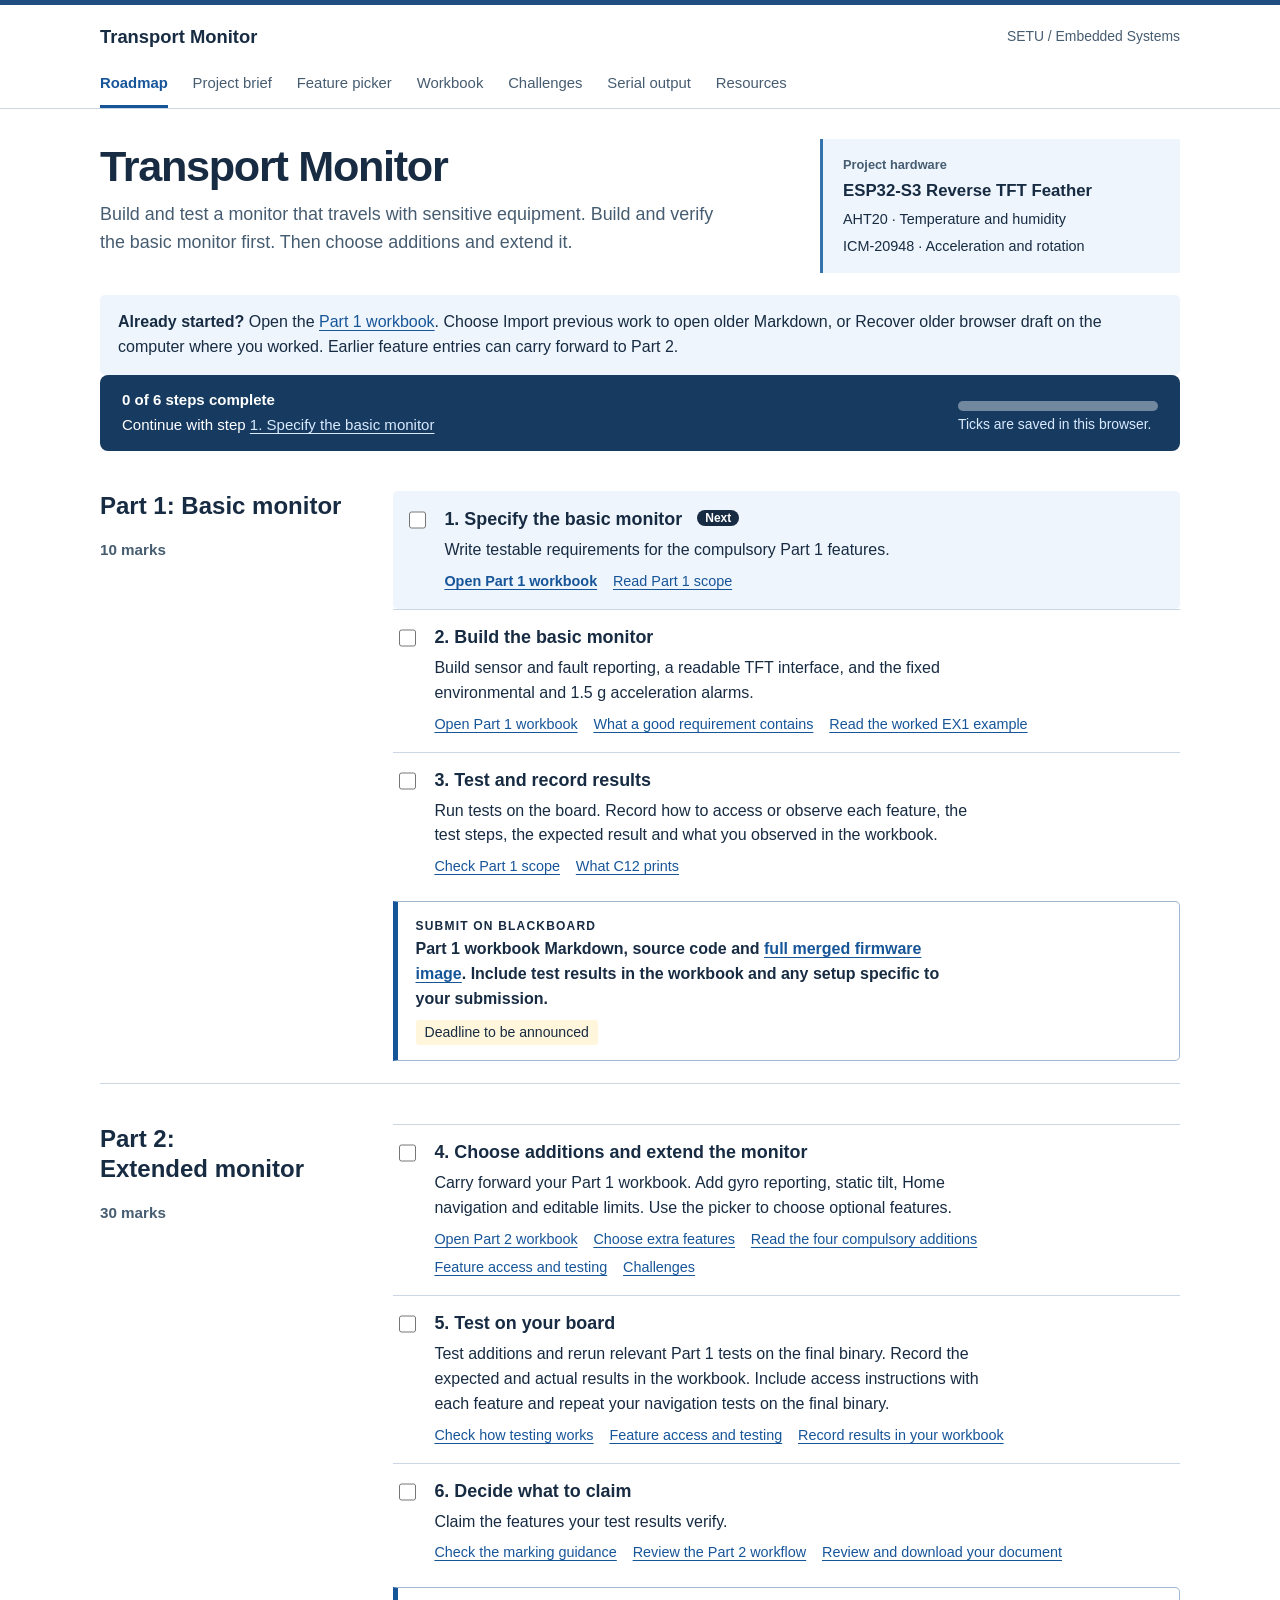
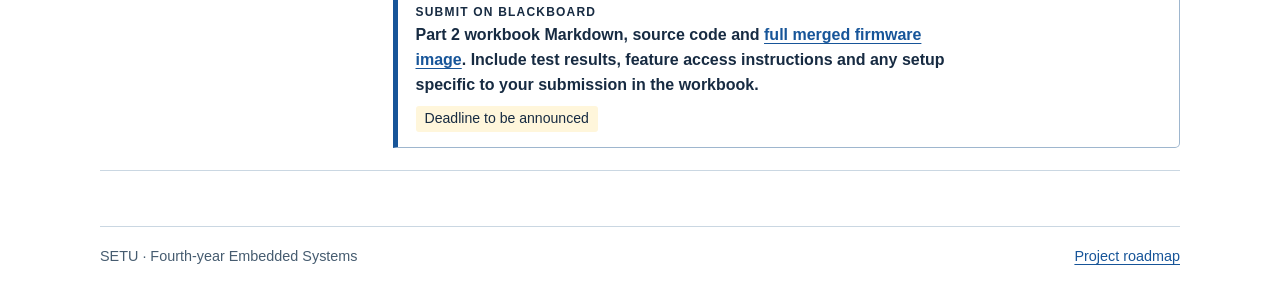
<file: index.html>
<!doctype html>
<html lang="en">
<head>
<meta charset="utf-8">
<meta name="viewport" content="width=device-width, initial-scale=1">
<title>Roadmap | Transport Monitor</title>
<link rel="icon" href="favicon.svg" type="image/svg+xml"><link rel="stylesheet" href="guide.css">
</head>
<body><a class="skip" href="#main">Skip to content</a>
<header>
<div class="mast"><a href="index.html" class="brand">Transport Monitor</a><span>SETU / Embedded Systems</span>
</div>
<nav class="tabs" aria-label="Project guide"><a href="index.html" aria-current="page">Roadmap</a><a href="brief.html">Project brief</a><a href="picker.html">Feature picker</a><a href="workbook.html">Workbook</a><a href="advanced.html">Challenges</a><a href="protocol.html">Serial output</a><a href="resources.html">Resources</a>
</nav>
</header>
<main id="main">
<div class="hero">
<div>
<h1>Transport Monitor</h1>
<p>Build and test a monitor that travels with sensitive equipment. Build and verify the basic monitor first. Then choose additions and extend it.</p>
</div>
<aside class="instrument"><b>Project hardware</b><strong>ESP32-S3 Reverse TFT Feather</strong><span>AHT20 · Temperature and humidity</span><span>ICM-20948 · Acceleration and rotation</span>
</aside>
</div>
<div class="box"><strong>Already started?</strong> Open the <a href="workbook.html?part=1">Part 1 workbook</a>. Choose Import previous work to open older Markdown, or Recover older browser draft on the computer where you worked. Earlier feature entries can carry forward to Part 2.</div>
<div class="progress">
<div><b id="progress-count">Your progress</b>
<p id="next-step" aria-live="polite">
</p>
</div>
<div><progress max="6" value="0" aria-label="Completed steps"></progress><small id="save-note">Ticks are saved in this browser.</small>
</div>
</div>
<section class="milestone">
<div class="part">
<h2>Part 1: Basic monitor</h2><strong>10 marks</strong>
</div>
<div class="steps">
<article id="step-1" class="step"><input type="checkbox" id="done-1">
<div>
<h3><label for="done-1">1. Specify the basic monitor</label>
</h3>
<p>Write testable requirements for the compulsory Part 1 features.</p><a href="workbook.html?part=1">Open Part 1 workbook</a><a href="brief.html#early">Read Part 1 scope</a>
</div>
</article>
<article id="step-2" class="step"><input type="checkbox" id="done-2">
<div>
<h3><label for="done-2">2. Build the basic monitor</label>
</h3>
<p>Build sensor and fault reporting, a readable TFT interface, and the fixed environmental and 1.5 g acceleration alarms.</p><a href="workbook.html?part=1">Open Part 1 workbook</a><a href="brief.html#good-requirement">What a good requirement contains</a><a href="resources.html#read-ex1">Read the worked EX1 example</a>
</div>
</article>
<article id="step-3" class="step"><input type="checkbox" id="done-3">
<div>
<h3><label for="done-3">3. Test and record results</label>
</h3>
<p>Run tests on the board. Record how to access or observe each feature, the test steps, the expected result and what you observed in the workbook.</p><a href="brief.html#early">Check Part 1 scope</a><a href="protocol.html#c12">What C12 prints</a>
</div>
</article>
<div class="handin"><b>Submit on Blackboard</b>
<p>Part 1 workbook Markdown, source code and <a href="brief.html#firmware-image">full merged firmware image</a>. Include test results in the workbook and any setup specific to your submission.</p><span class="deadline">Deadline to be announced</span>
</div>
</div>
</section>
<section class="milestone">
<div class="part">
<h2>Part 2: Extended monitor</h2><strong>30 marks</strong>
</div>
<div class="steps">
<article id="step-4" class="step"><input type="checkbox" id="done-4">
<div>
<h3><label for="done-4">4. Choose additions and extend the monitor</label>
</h3>
<p>Carry forward your Part 1 workbook. Add gyro reporting, static tilt, Home navigation and editable limits. Use the picker to choose optional features.</p><a href="workbook.html?part=2">Open Part 2 workbook</a><a href="picker.html">Choose extra features</a><a href="brief.html#core">Read the four compulsory additions</a><a href="brief.html#home">Feature access and testing</a><a href="advanced.html">Challenges</a>
</div>
</article>
<article id="step-5" class="step"><input type="checkbox" id="done-5">
<div>
<h3><label for="done-5">5. Test on your board</label>
</h3>
<p>Test additions and rerun relevant Part 1 tests on the final binary. Record the expected and actual results in the workbook. Include access instructions with each feature and repeat your navigation tests on the final binary.</p><a href="brief.html#tested">Check how testing works</a><a href="brief.html#home">Feature access and testing</a><a href="workbook.html?part=2">Record results in your workbook</a>
</div>
</article>
<article id="step-6" class="step"><input type="checkbox" id="done-6">
<div>
<h3><label for="done-6">6. Decide what to claim</label>
</h3>
<p>Claim the features your test results verify.</p><a href="brief.html#calc">Check the marking guidance</a><a href="brief.html#plan">Review the Part 2 workflow</a><a href="workbook.html?part=2">Review and download your document</a>
</div>
</article>
<div class="handin"><b>Submit on Blackboard</b>
<p>Part 2 workbook Markdown, source code and <a href="brief.html#firmware-image">full merged firmware image</a>. Include test results, feature access instructions and any setup specific to your submission in the workbook.</p><span class="deadline">Deadline to be announced</span>
</div>
</div>
</section>
</main>
<footer>SETU · Fourth-year Embedded Systems <a href="index.html">Project roadmap</a>
</footer>
<script src="storage.js">
</script>
<script src="roadmap.js">
</script>
</body>
</html>
</file>
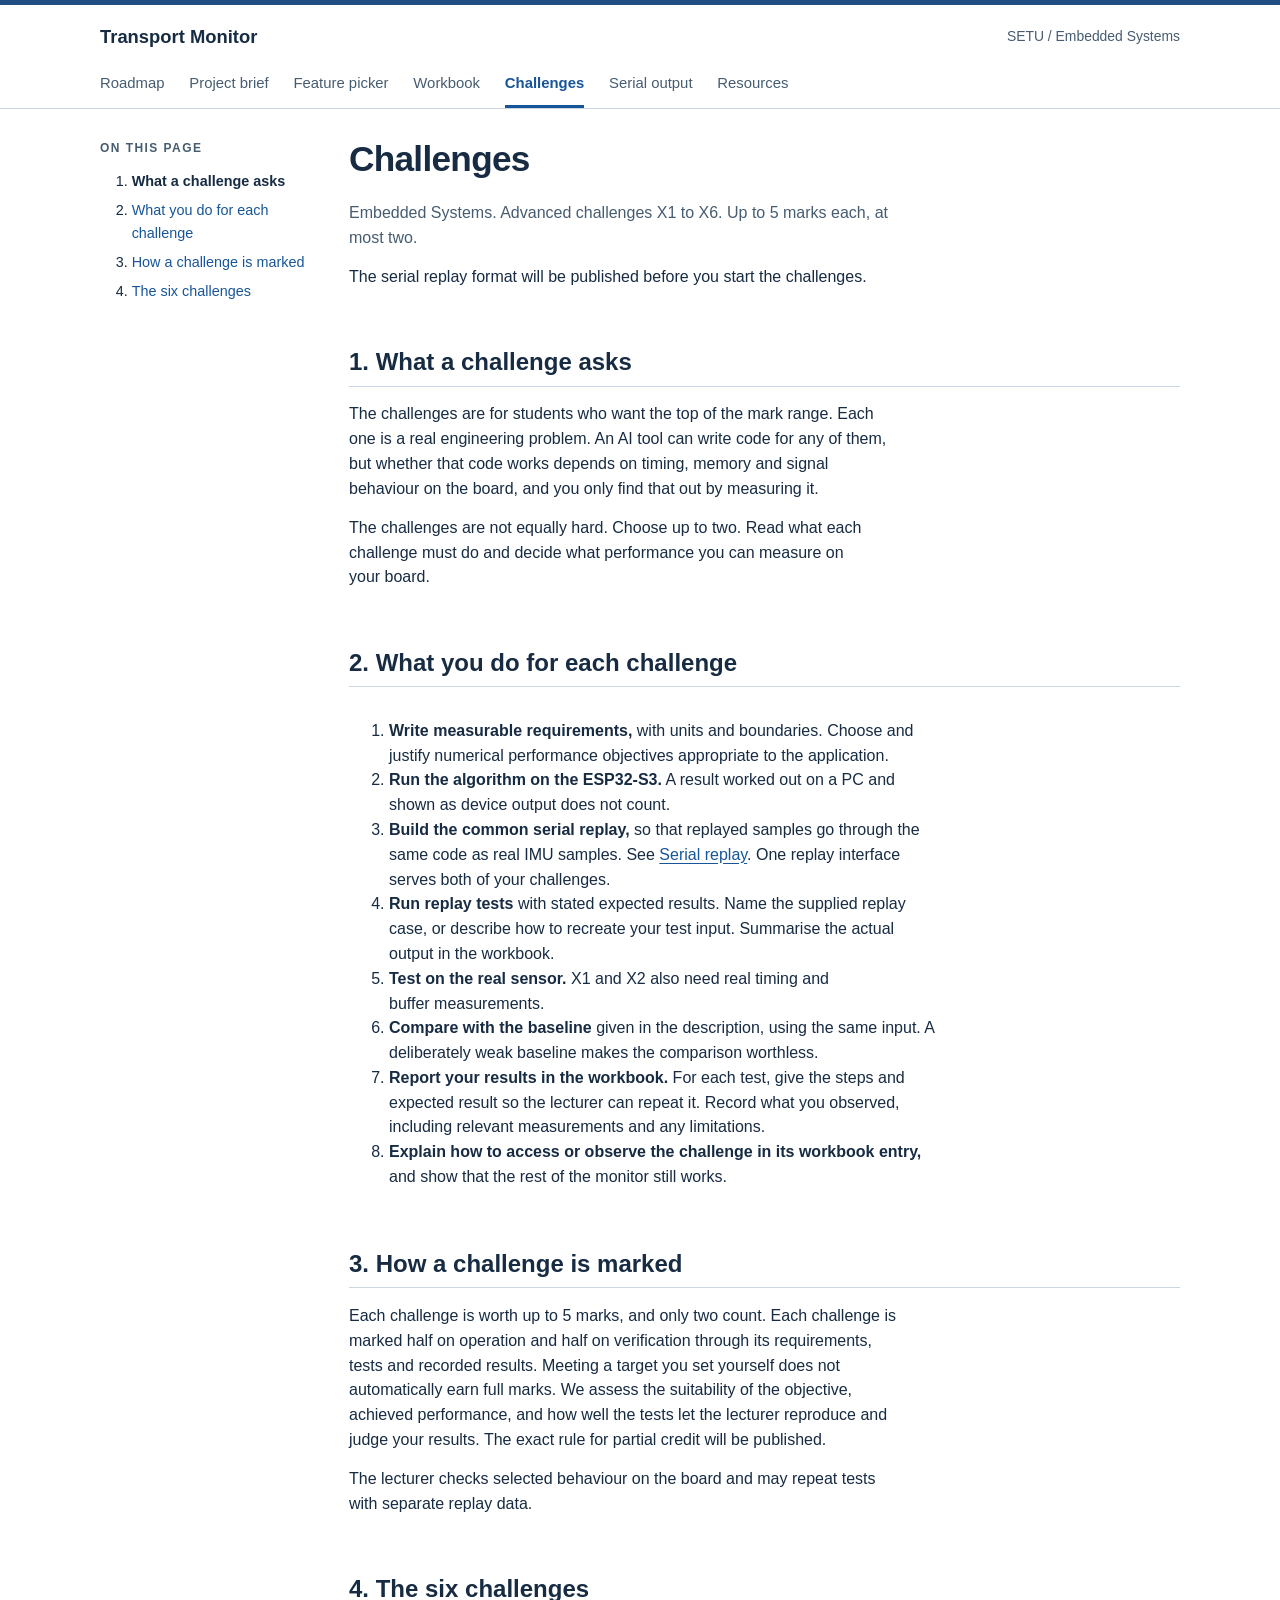
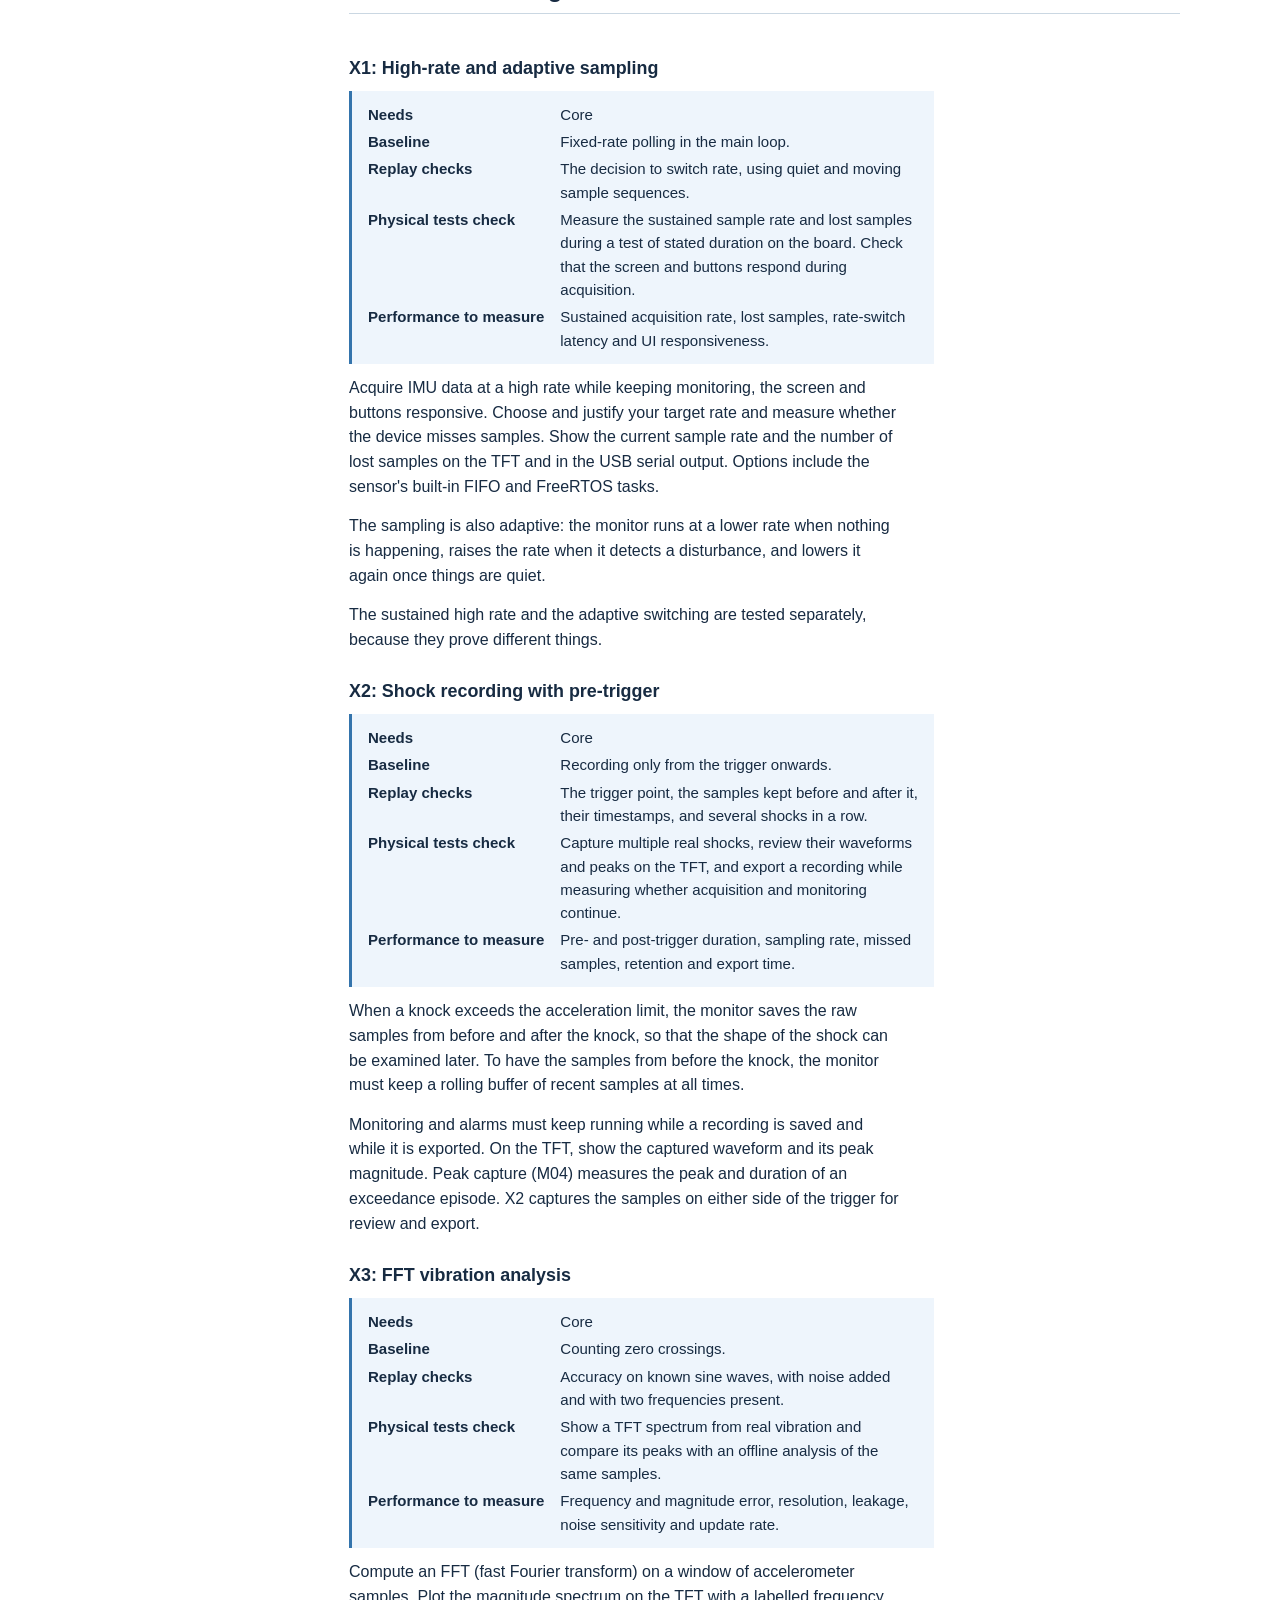
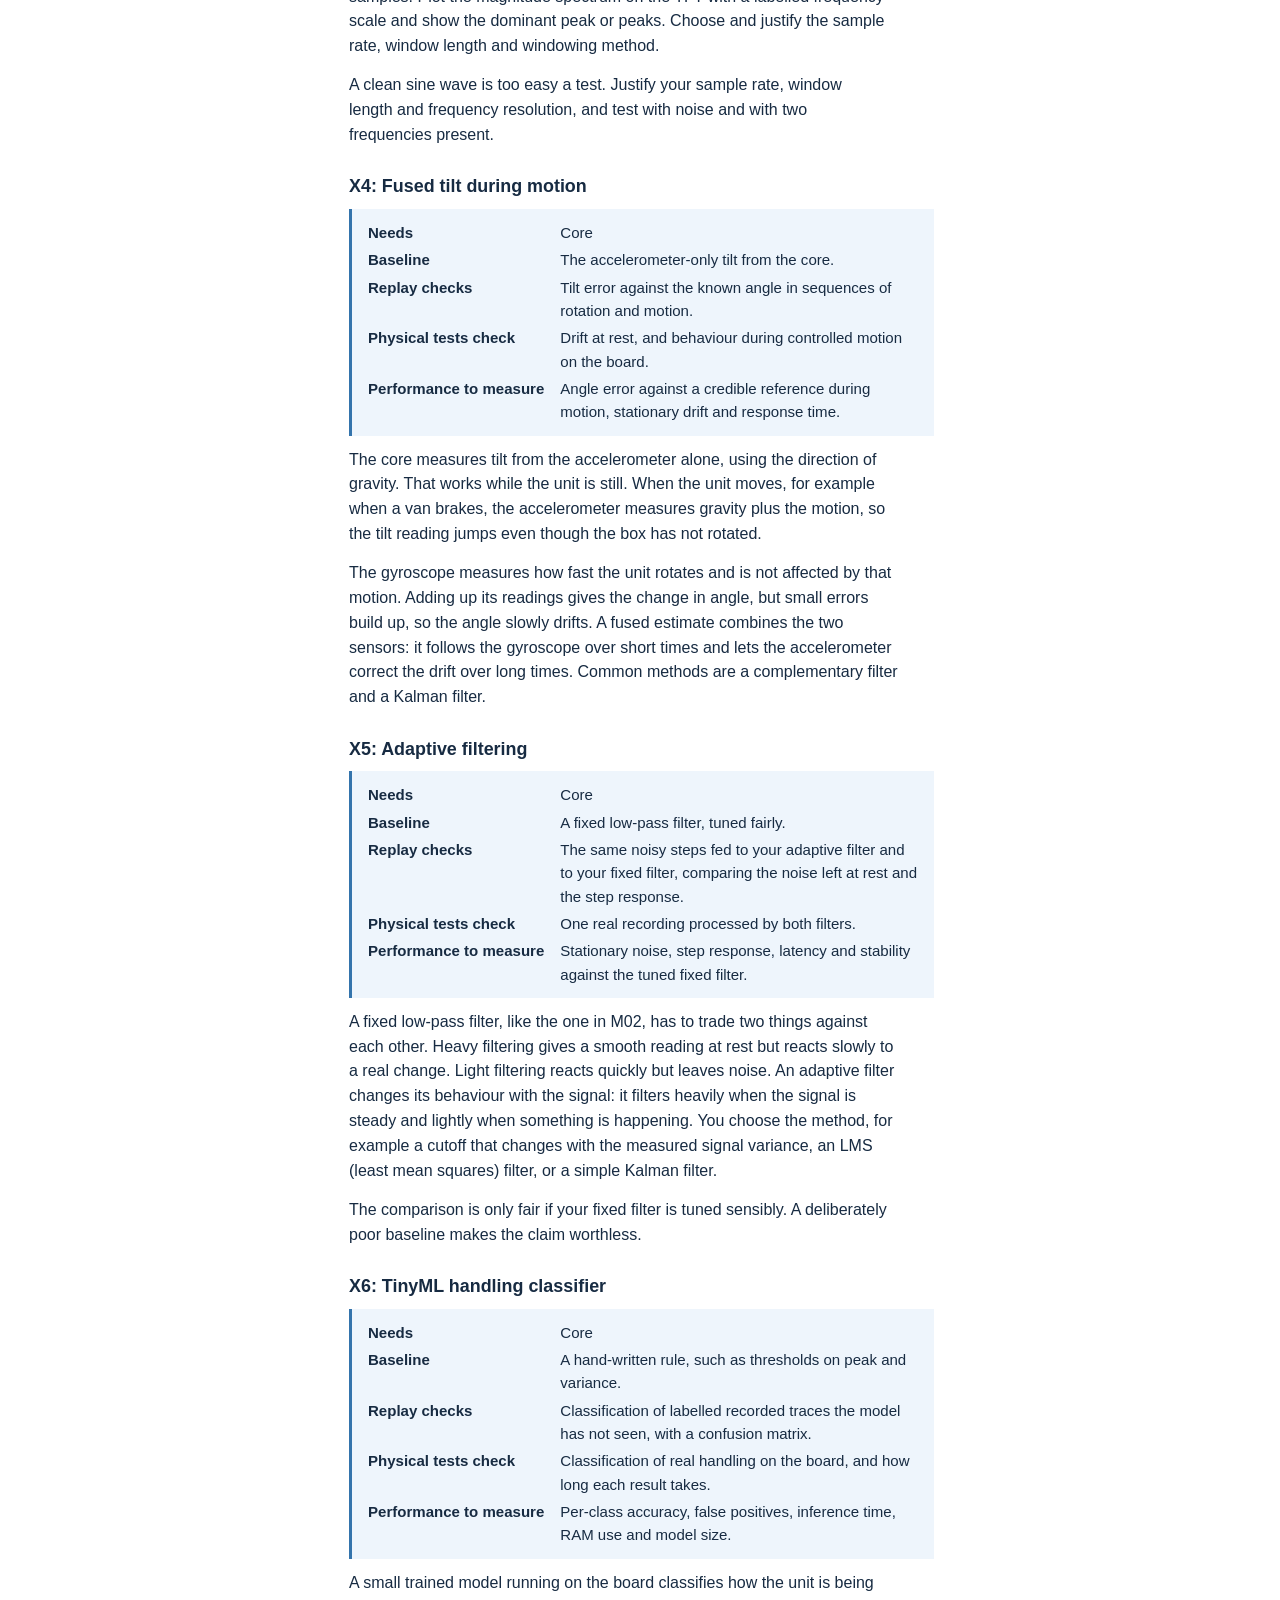
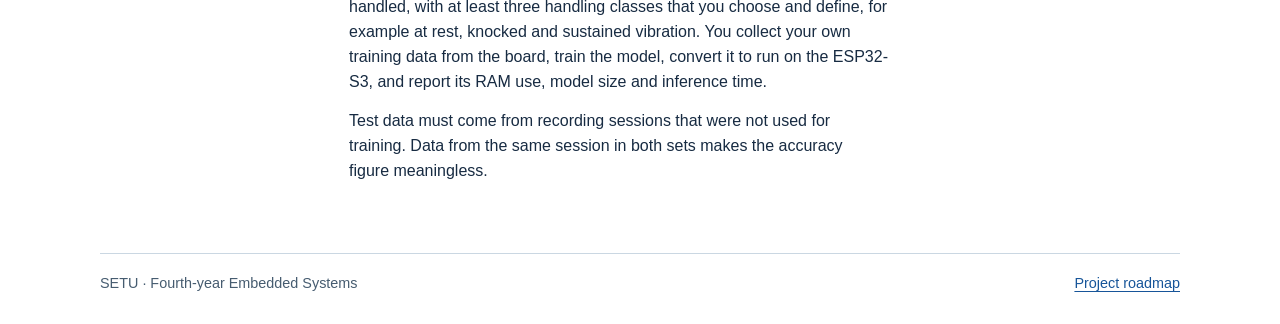
<file: advanced.html>
<!doctype html>
<html lang="en"><head><meta charset="utf-8"><meta name="viewport" content="width=device-width, initial-scale=1"><title>Challenges | Transport Monitor</title><link rel="icon" href="favicon.svg" type="image/svg+xml"><link rel="stylesheet" href="guide.css"></head>
<body><a class="skip" href="#main">Skip to content</a><header><div class="mast"><a href="index.html" class="brand">Transport Monitor</a><span>SETU / Embedded Systems</span></div><nav class="tabs" aria-label="Project guide"><a href="index.html">Roadmap</a><a href="brief.html">Project brief</a><a href="picker.html">Feature picker</a><a href="workbook.html">Workbook</a><a href="advanced.html" aria-current="page">Challenges</a><a href="protocol.html">Serial output</a><a href="resources.html">Resources</a></nav></header>
<main id="main" class="doc">

<h1>Challenges</h1>
<p class="sub">Embedded Systems. Advanced challenges X1 to X6. Up to 5 marks each, at most two.</p>

<p>The serial replay format will be published before you start the challenges.</p>

<nav aria-label="Challenges contents">
<ol>
  <li><a href="#what">What a challenge asks</a></li>
  <li><a href="#each">What you do for each challenge</a></li>
  <li><a href="#marks">How a challenge is marked</a></li>
  <li><a href="#list">The six challenges</a></li>
</ol>
</nav>

<h2 id="what">1. What a challenge asks</h2>
<p>The challenges are for students who want the top of the mark range. Each one is a real engineering problem. An AI tool can write code for any of them, but whether that code works depends on timing, memory and signal behaviour on the board, and you only find that out by measuring it.</p>
<p>The challenges are not equally hard. Choose up to two. Read what each challenge must do and decide what performance you can measure on your board.</p>

<h2 id="each">2. What you do for each challenge</h2>
<ol>
  <li><strong>Write measurable requirements,</strong> with units and boundaries. Choose and justify numerical performance objectives appropriate to the application.</li>
  <li><strong>Run the algorithm on the ESP32-S3.</strong> A result worked out on a PC and shown as device output does not count.</li>
  <li><strong>Build the common serial replay,</strong> so that replayed samples go through the same code as real IMU samples. See <a href="protocol.html#replay">Serial replay</a>. One replay interface serves both of your challenges.</li>
  <li><strong>Run replay tests</strong> with stated expected results. Name the supplied replay case, or describe how to recreate your test input. Summarise the actual output in the workbook.</li>
  <li><strong>Test on the real sensor.</strong> X1 and X2 also need real timing and buffer measurements.</li>
  <li><strong>Compare with the baseline</strong> given in the description, using the same input. A deliberately weak baseline makes the comparison worthless.</li>
  <li><strong>Report your results in the workbook.</strong> For each test, give the steps and expected result so the lecturer can repeat it. Record what you observed, including relevant measurements and any limitations.</li>
  <li><strong>Explain how to access or observe the challenge in its workbook entry,</strong> and show that the rest of the monitor still works.</li>
</ol>

<h2 id="marks">3. How a challenge is marked</h2>
<p>Each challenge is worth up to 5 marks, and only two count. Each challenge is marked half on operation and half on verification through its requirements, tests and recorded results. Meeting a target you set yourself does not automatically earn full marks. We assess the suitability of the objective, achieved performance, and how well the tests let the lecturer reproduce and judge your results. The exact rule for partial credit will be published.</p>
<p>The lecturer checks selected behaviour on the board and may repeat tests with separate replay data.</p>

<h2 id="list">4. The six challenges</h2>
<noscript>Enable JavaScript to read the challenge descriptions.</noscript>
<div data-catalog="Challenges"></div>

</main><footer>SETU · Fourth-year Embedded Systems <a href="index.html">Project roadmap</a></footer><script src="page.js"></script><script src="features.js"></script><script src="catalog.js"></script></body></html>
</file>
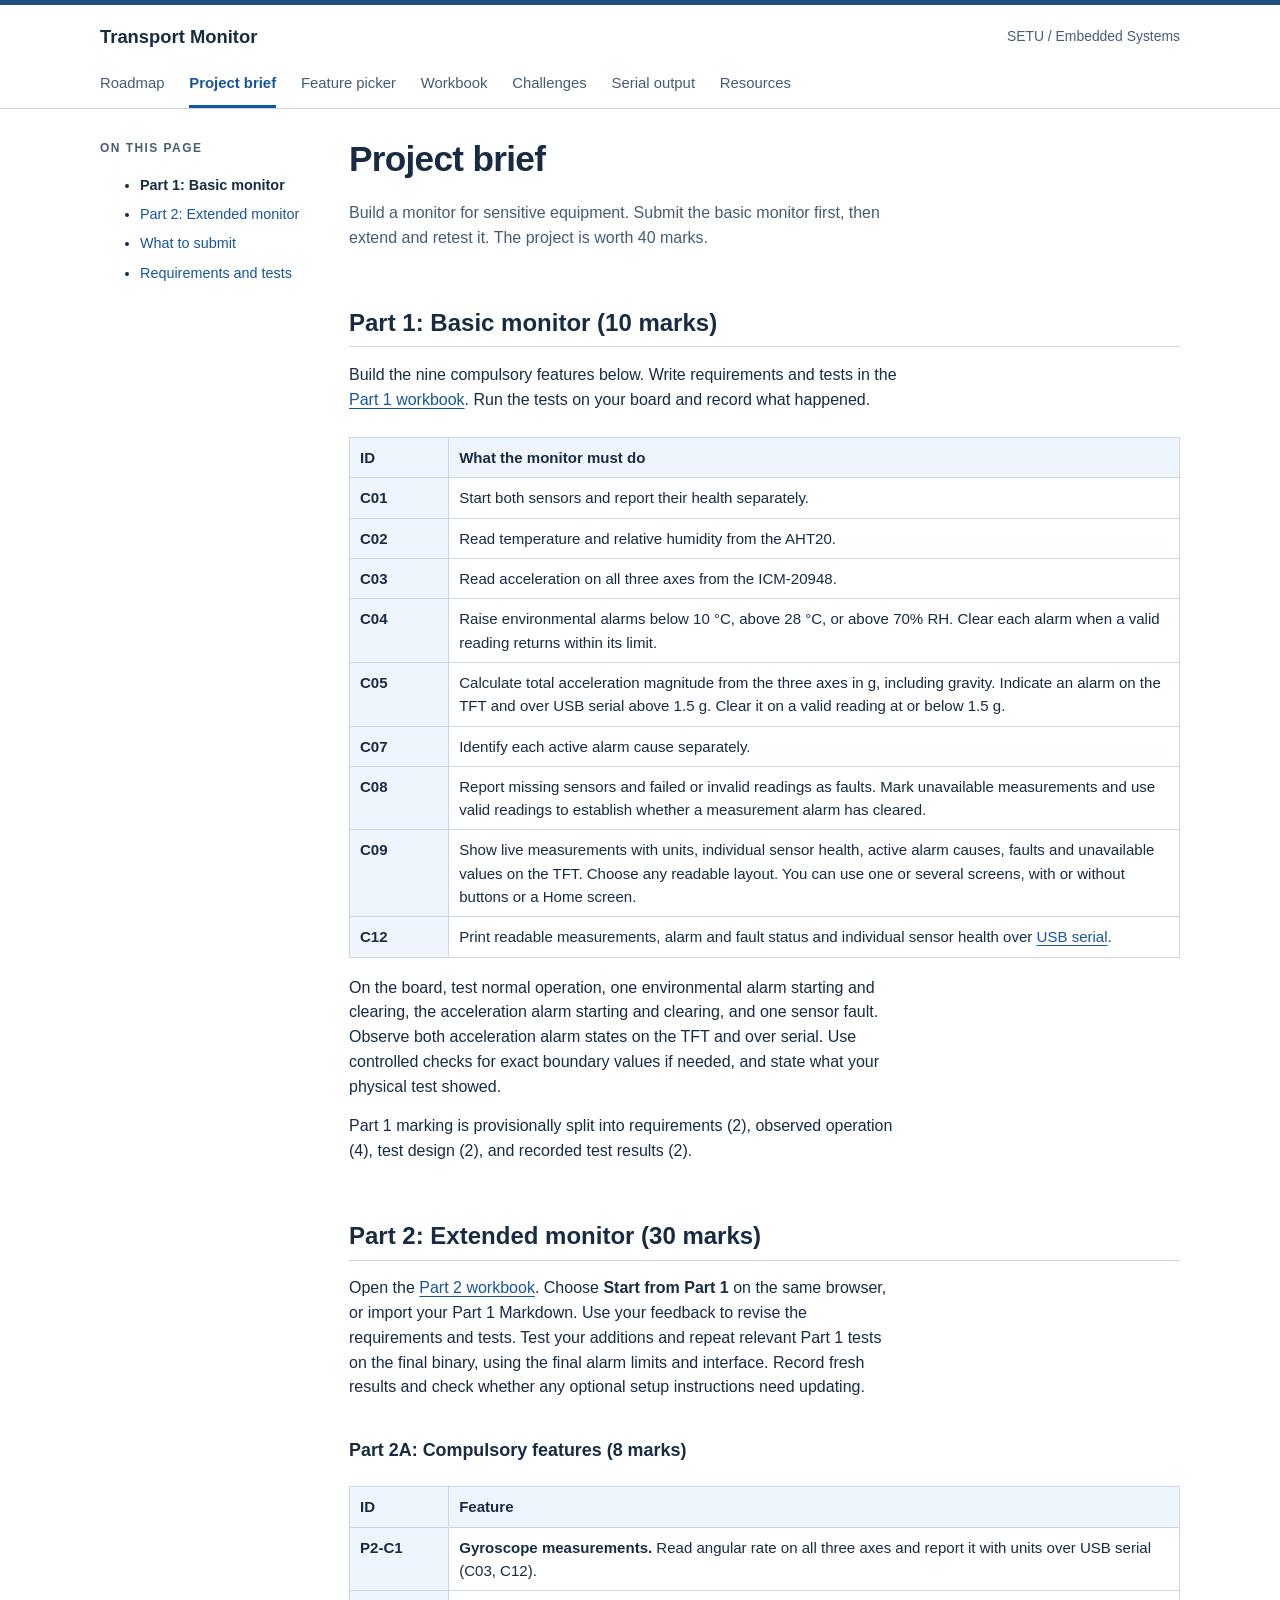
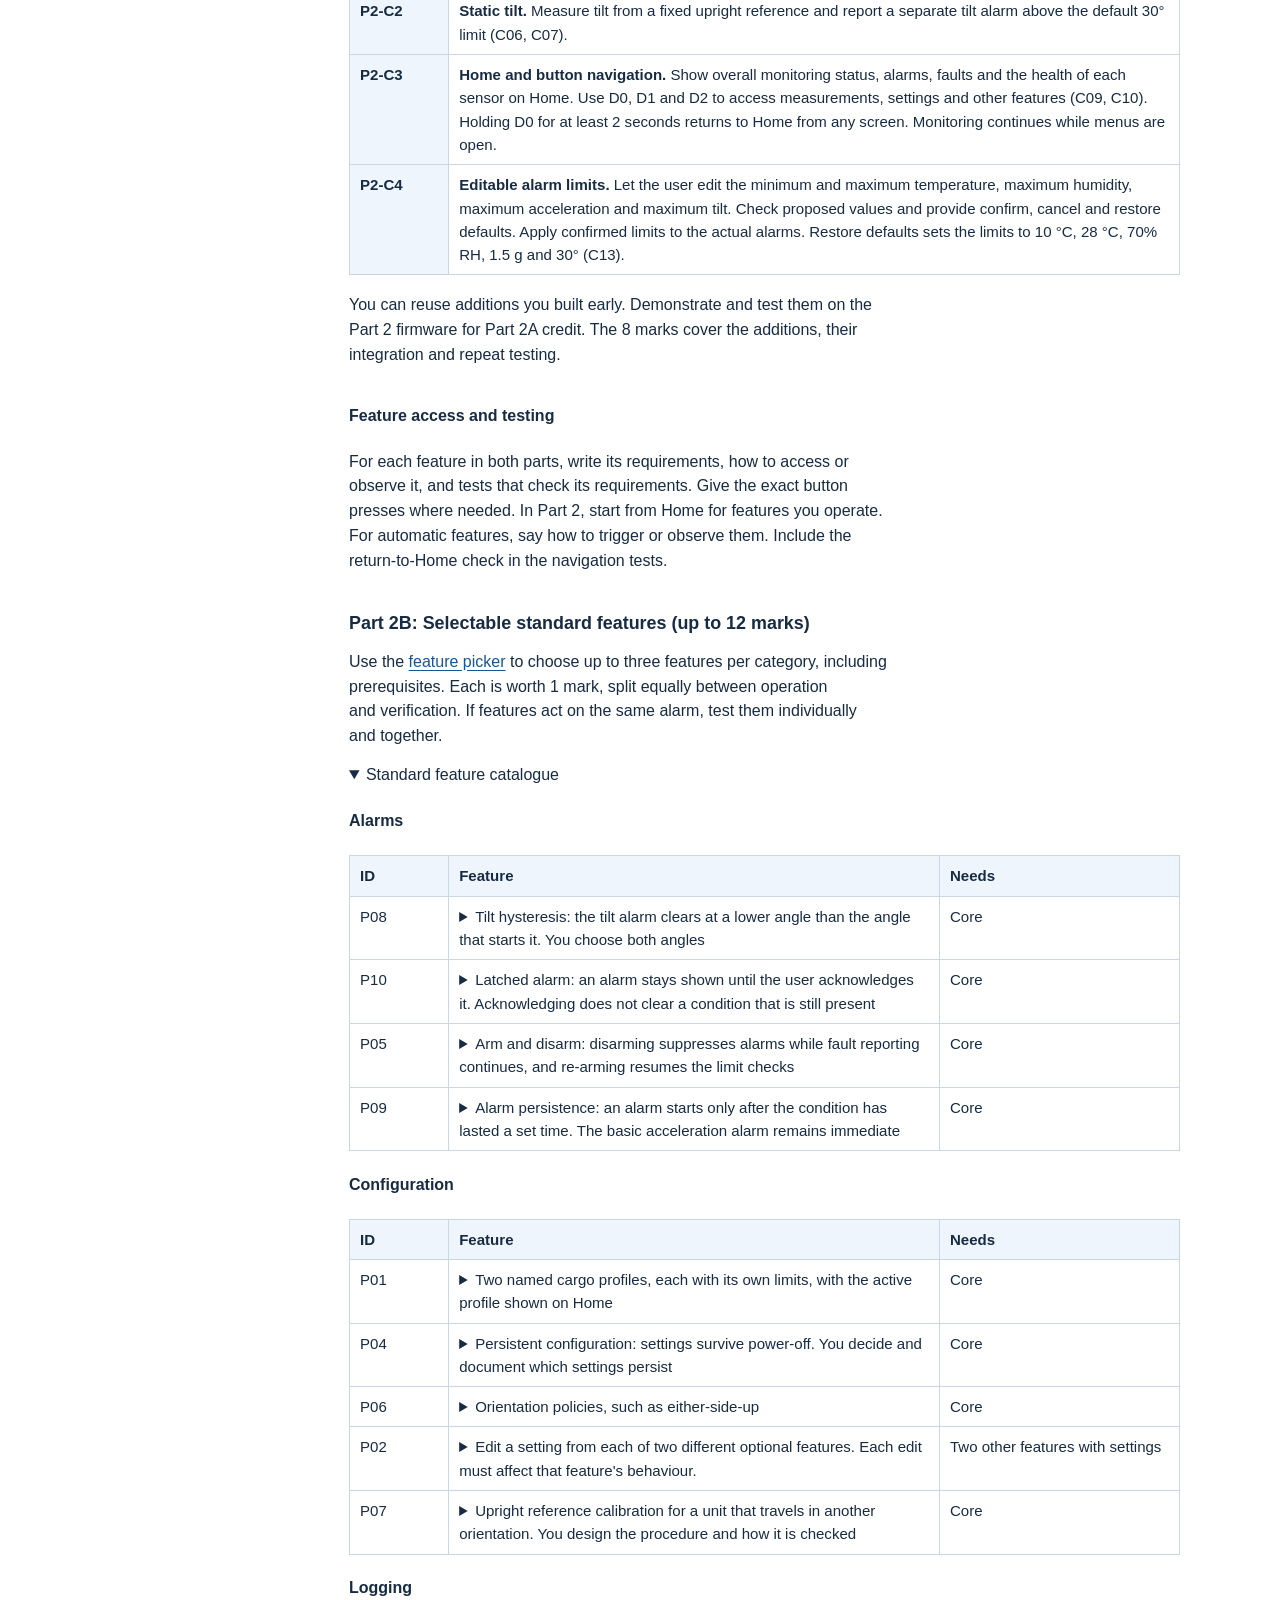
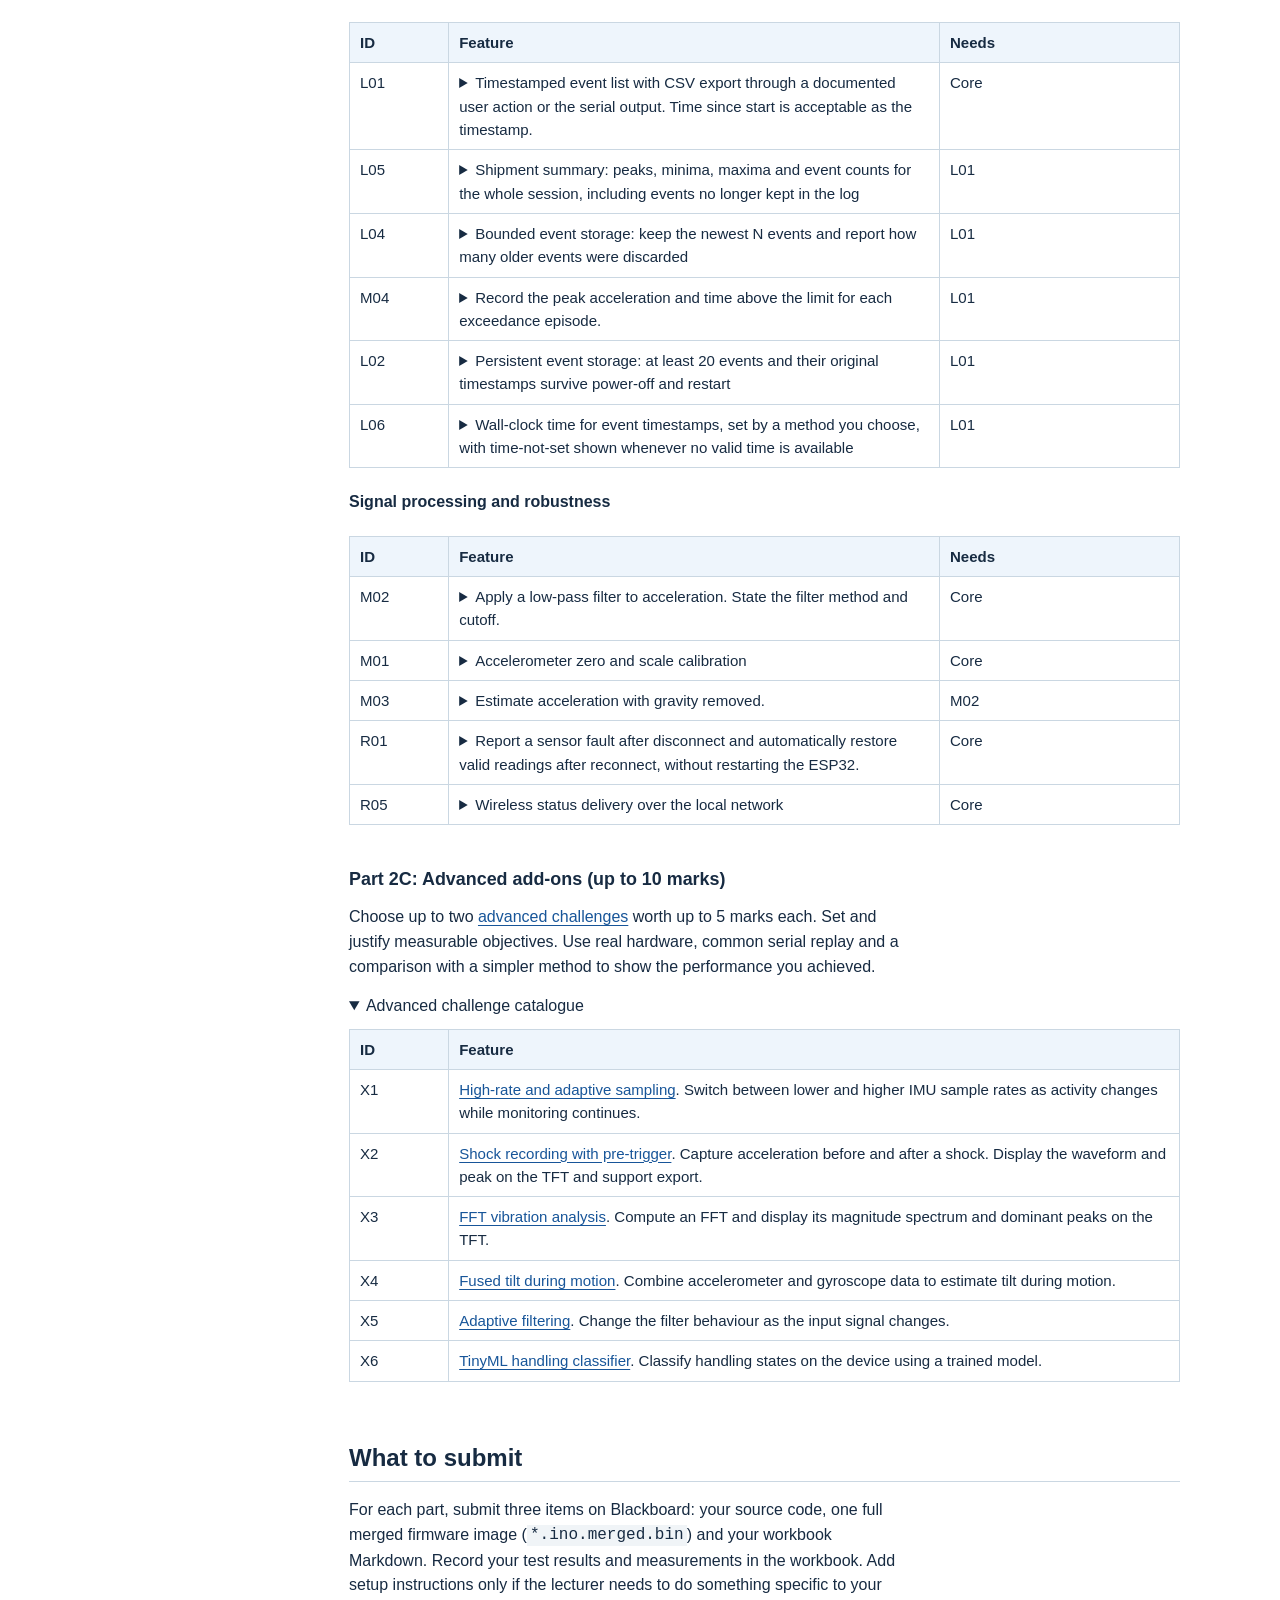
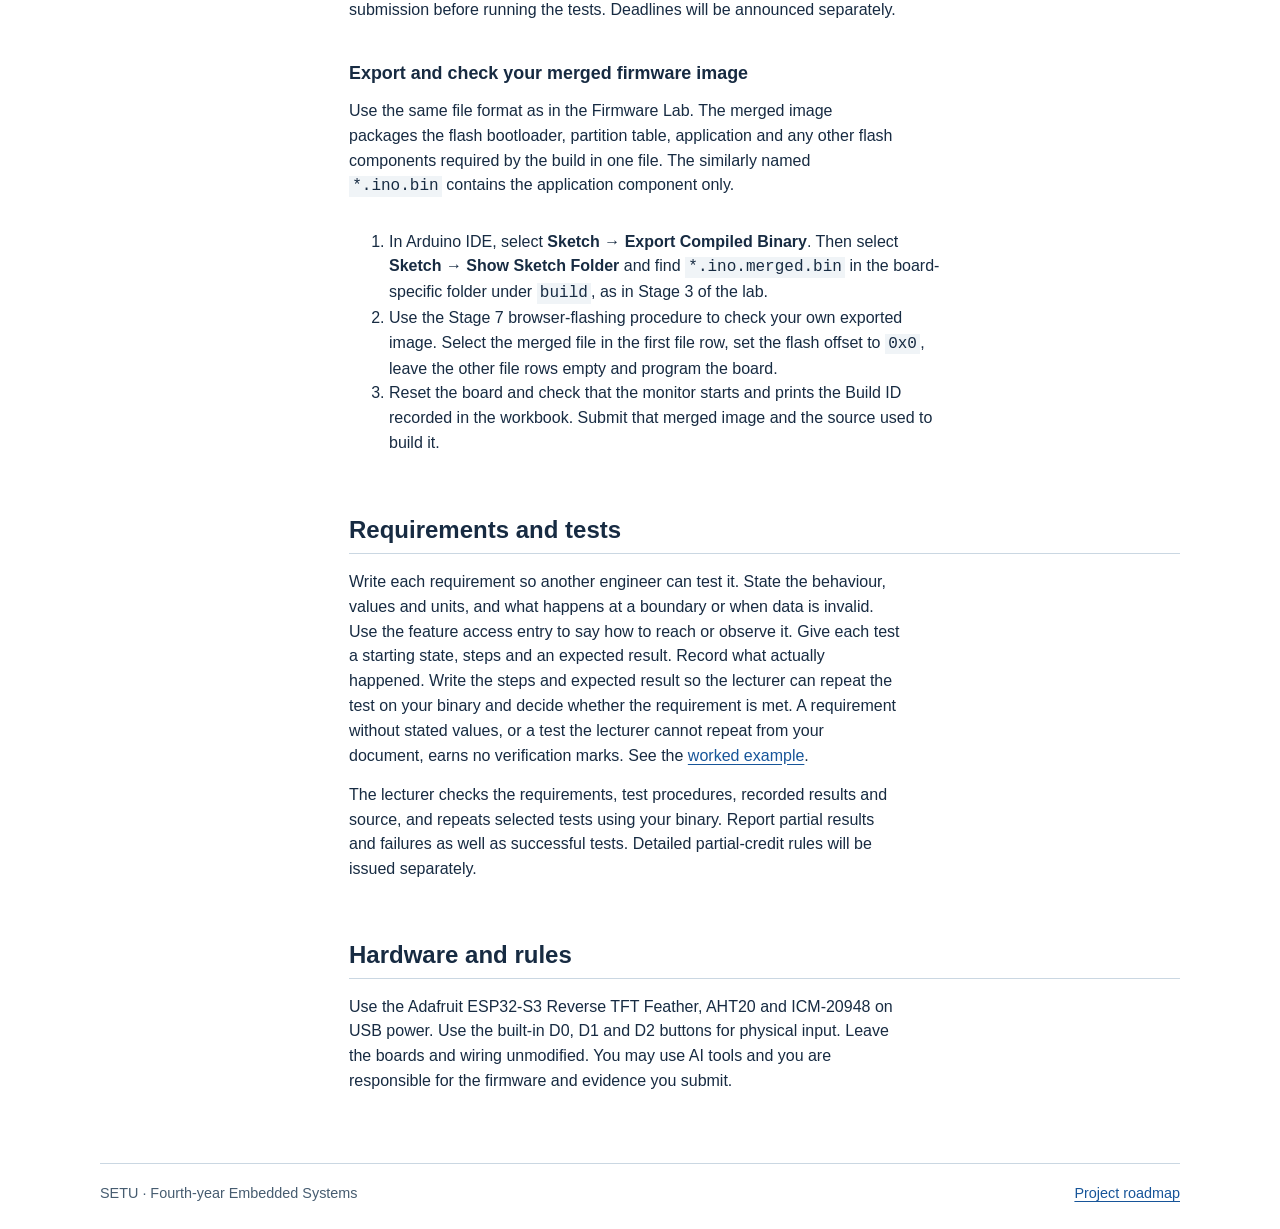
<file: brief.html>
<!doctype html>
<html lang="en"><head><meta charset="utf-8"><meta name="viewport" content="width=device-width, initial-scale=1"><title>Project brief | Transport Monitor</title><link rel="icon" href="favicon.svg" type="image/svg+xml"><link rel="stylesheet" href="guide.css"></head>
<body><a class="skip" href="#main">Skip to content</a><header><div class="mast"><a href="index.html" class="brand">Transport Monitor</a><span>SETU / Embedded Systems</span></div><nav class="tabs" aria-label="Project guide"><a href="index.html">Roadmap</a><a href="brief.html" aria-current="page">Project brief</a><a href="picker.html">Feature picker</a><a href="workbook.html">Workbook</a><a href="advanced.html">Challenges</a><a href="protocol.html">Serial output</a><a href="resources.html">Resources</a></nav></header>
<main id="main" class="doc">

<h1>Project brief</h1>
<p class="sub">Build a monitor for sensitive equipment. Submit the basic monitor first, then extend and retest it. The project is worth 40 marks.</p>
<nav aria-label="Brief contents"><ul>
  <li><a href="#early">Part 1: Basic monitor</a></li>
  <li><a href="#plan">Part 2: Extended monitor</a></li>
  <li><a href="#marks">What to submit</a></li>
  <li><a href="#tested">Requirements and tests</a></li>
</ul></nav>

<h2 id="early">Part 1: Basic monitor (10 marks)</h2>
<p>Build the nine compulsory features below. Write requirements and tests in the <a href="workbook.html?part=1">Part 1 workbook</a>. Run the tests on your board and record what happened.</p>
<table class="catalog"><thead><tr><th scope="col">ID</th><th scope="col">What the monitor must do</th></tr></thead><tbody>
<tr><th scope="row" id="C01">C01</th><td>Start both sensors and report their health separately.</td></tr>
<tr><th scope="row" id="C02">C02</th><td>Read temperature and relative humidity from the AHT20.</td></tr>
<tr><th scope="row" id="C03">C03</th><td>Read acceleration on all three axes from the ICM-20948.</td></tr>
<tr><th scope="row" id="C04">C04</th><td>Raise environmental alarms below 10 &deg;C, above 28 &deg;C, or above 70% RH. Clear each alarm when a valid reading returns within its limit.</td></tr>
<tr><th scope="row" id="C05">C05</th><td>Calculate total acceleration magnitude from the three axes in g, including gravity. Indicate an alarm on the TFT and over USB serial above 1.5 g. Clear it on a valid reading at or below 1.5 g.</td></tr>
<tr><th scope="row" id="C07">C07</th><td>Identify each active alarm cause separately.</td></tr>
<tr><th scope="row" id="C08">C08</th><td>Report missing sensors and failed or invalid readings as faults. Mark unavailable measurements and use valid readings to establish whether a measurement alarm has cleared.</td></tr>
<tr><th scope="row" id="C09">C09</th><td>Show live measurements with units, individual sensor health, active alarm causes, faults and unavailable values on the TFT. Choose any readable layout. You can use one or several screens, with or without buttons or a Home screen.</td></tr>
<tr><th scope="row" id="C12">C12</th><td>Print readable measurements, alarm and fault status and individual sensor health over <a href="protocol.html#early">USB serial</a>.</td></tr>
</tbody></table>
<p>On the board, test normal operation, one environmental alarm starting and clearing, the acceleration alarm starting and clearing, and one sensor fault. Observe both acceleration alarm states on the TFT and over serial. Use controlled checks for exact boundary values if needed, and state what your physical test showed.</p>
<p>Part 1 marking is provisionally split into requirements (2), observed operation (4), test design (2), and recorded test results (2).</p>

<h2 id="plan">Part 2: Extended monitor (30 marks)</h2>
<p>Open the <a href="workbook.html?part=2">Part 2 workbook</a>. Choose <strong>Start from Part 1</strong> on the same browser, or import your Part 1 Markdown. Use your feedback to revise the requirements and tests. Test your additions and repeat relevant Part 1 tests on the final binary, using the final alarm limits and interface. Record fresh results and check whether any optional setup instructions need updating.</p>

<h3 id="core">Part 2A: Compulsory features (8 marks)</h3>
<table class="catalog"><thead><tr><th scope="col">ID</th><th scope="col">Feature</th></tr></thead><tbody>
<tr><th scope="row" id="P2-C1">P2-C1</th><td><strong>Gyroscope measurements.</strong> Read angular rate on all three axes and report it with units over USB serial (C03, C12).</td></tr>
<tr><th scope="row" id="P2-C2">P2-C2</th><td id="C06"><strong>Static tilt.</strong> Measure tilt from a fixed upright reference and report a separate tilt alarm above the default 30&deg; limit (C06, C07).</td></tr>
<tr><th scope="row" id="P2-C3">P2-C3</th><td id="C10"><strong>Home and button navigation.</strong> Show overall monitoring status, alarms, faults and the health of each sensor on Home. Use D0, D1 and D2 to access measurements, settings and other features (C09, C10). Holding D0 for at least 2 seconds returns to Home from any screen. Monitoring continues while menus are open.</td></tr>
<tr><th scope="row" id="P2-C4">P2-C4</th><td id="C13"><strong>Editable alarm limits.</strong> Let the user edit the minimum and maximum temperature, maximum humidity, maximum acceleration and maximum tilt. Check proposed values and provide confirm, cancel and restore defaults. Apply confirmed limits to the actual alarms. Restore defaults sets the limits to 10 &deg;C, 28 &deg;C, 70% RH, 1.5 g and 30&deg; (C13).</td></tr>
</tbody></table>
<p>You can reuse additions you built early. Demonstrate and test them on the Part 2 firmware for Part 2A credit. The 8 marks cover the additions, their integration and repeat testing.</p>
<h4 id="home">Feature access and testing</h4>
<p>For each feature in both parts, write its requirements, how to access or observe it, and tests that check its requirements. Give the exact button presses where needed. In Part 2, start from Home for features you operate. For automatic features, say how to trigger or observe them. Include the return-to-Home check in the navigation tests.</p>

<h3 id="standard">Part 2B: Selectable standard features (up to 12 marks)</h3>
<p>Use the <a href="picker.html">feature picker</a> to choose up to three features per category, including prerequisites. Each is worth 1 mark, split equally between operation and verification. If features act on the same alarm, test them individually and together.</p>
<details open><summary>Standard feature catalogue</summary>
<h4>Alarms</h4><div data-catalog="Alarms"></div>
<h4>Configuration</h4><div data-catalog="Configuration"></div>
<h4>Logging</h4><div data-catalog="Logging"></div>
<h4>Signal processing and robustness</h4><div data-catalog="Signal processing and robustness"></div>
</details>

<h3 id="advanced">Part 2C: Advanced add-ons (up to 10 marks)</h3>
<p>Choose up to two <a href="advanced.html">advanced challenges</a> worth up to 5 marks each. Set and justify measurable objectives. Use real hardware, common serial replay and a comparison with a simpler method to show the performance you achieved.</p>
<details open><summary>Advanced challenge catalogue</summary>
<div data-catalog="Challenge summary"></div>
</details>

<h2 id="marks">What to submit</h2>
<p>For each part, submit three items on Blackboard: your source code, one full merged firmware image (<code>*.ino.merged.bin</code>) and your workbook Markdown. Record your test results and measurements in the workbook. Add setup instructions only if the lecturer needs to do something specific to your submission before running the tests. Deadlines will be announced separately.</p>

<h3 id="firmware-image">Export and check your merged firmware image</h3>
<p>Use the same file format as in the Firmware Lab. The merged image packages the flash bootloader, partition table, application and any other flash components required by the build in one file. The similarly named <code>*.ino.bin</code> contains the application component only.</p>
<ol>
  <li>In Arduino IDE, select <strong>Sketch &rarr; Export Compiled Binary</strong>. Then select <strong>Sketch &rarr; Show Sketch Folder</strong> and find <code>*.ino.merged.bin</code> in the board-specific folder under <code>build</code>, as in Stage 3 of the lab.</li>
  <li>Use the Stage 7 browser-flashing procedure to check your own exported image. Select the merged file in the first file row, set the flash offset to <code>0x0</code>, leave the other file rows empty and program the board.</li>
  <li>Reset the board and check that the monitor starts and prints the Build ID recorded in the workbook. Submit that merged image and the source used to build it.</li>
</ol>

<h2 id="tested">Requirements and tests</h2>
<p id="good-requirement">Write each requirement so another engineer can test it. State the behaviour, values and units, and what happens at a boundary or when data is invalid. Use the feature access entry to say how to reach or observe it. Give each test a starting state, steps and an expected result. Record what actually happened. Write the steps and expected result so the lecturer can repeat the test on your binary and decide whether the requirement is met. A requirement without stated values, or a test the lecturer cannot repeat from your document, earns no verification marks. See the <a href="resources.html#read-ex1">worked example</a>.</p>
<p id="calc">The lecturer checks the requirements, test procedures, recorded results and source, and repeats selected tests using your binary. Report partial results and failures as well as successful tests. Detailed partial-credit rules will be issued separately.</p>

<h2 id="rules">Hardware and rules</h2>
<p id="build">Use the Adafruit ESP32-S3 Reverse TFT Feather, AHT20 and ICM-20948 on USB power. Use the built-in D0, D1 and D2 buttons for physical input. Leave the boards and wiring unmodified. You may use AI tools and you are responsible for the firmware and evidence you submit.</p>
<noscript>Enable JavaScript to read the standard and advanced feature catalogues.</noscript>

</main><footer>SETU · Fourth-year Embedded Systems <a href="index.html">Project roadmap</a></footer><script src="page.js"></script><script src="features.js"></script><script src="catalog.js"></script></body></html>
</file>
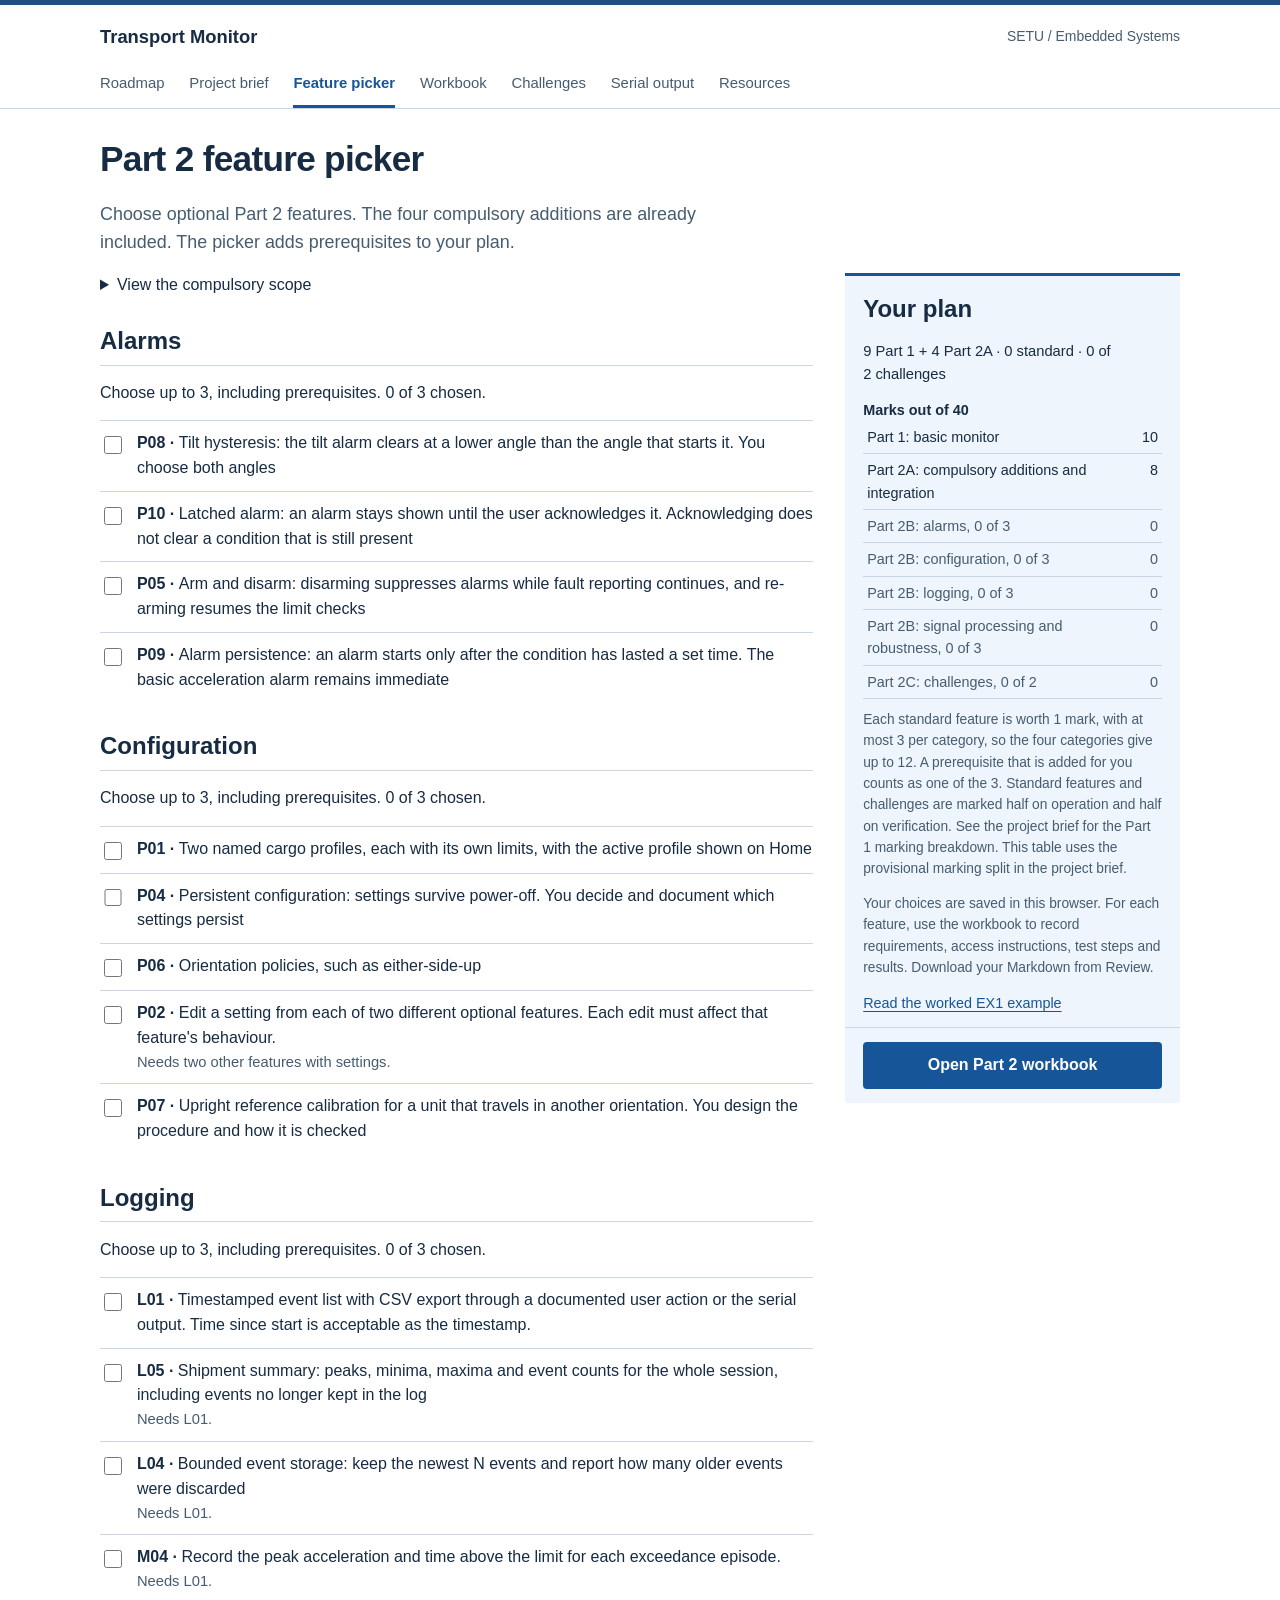
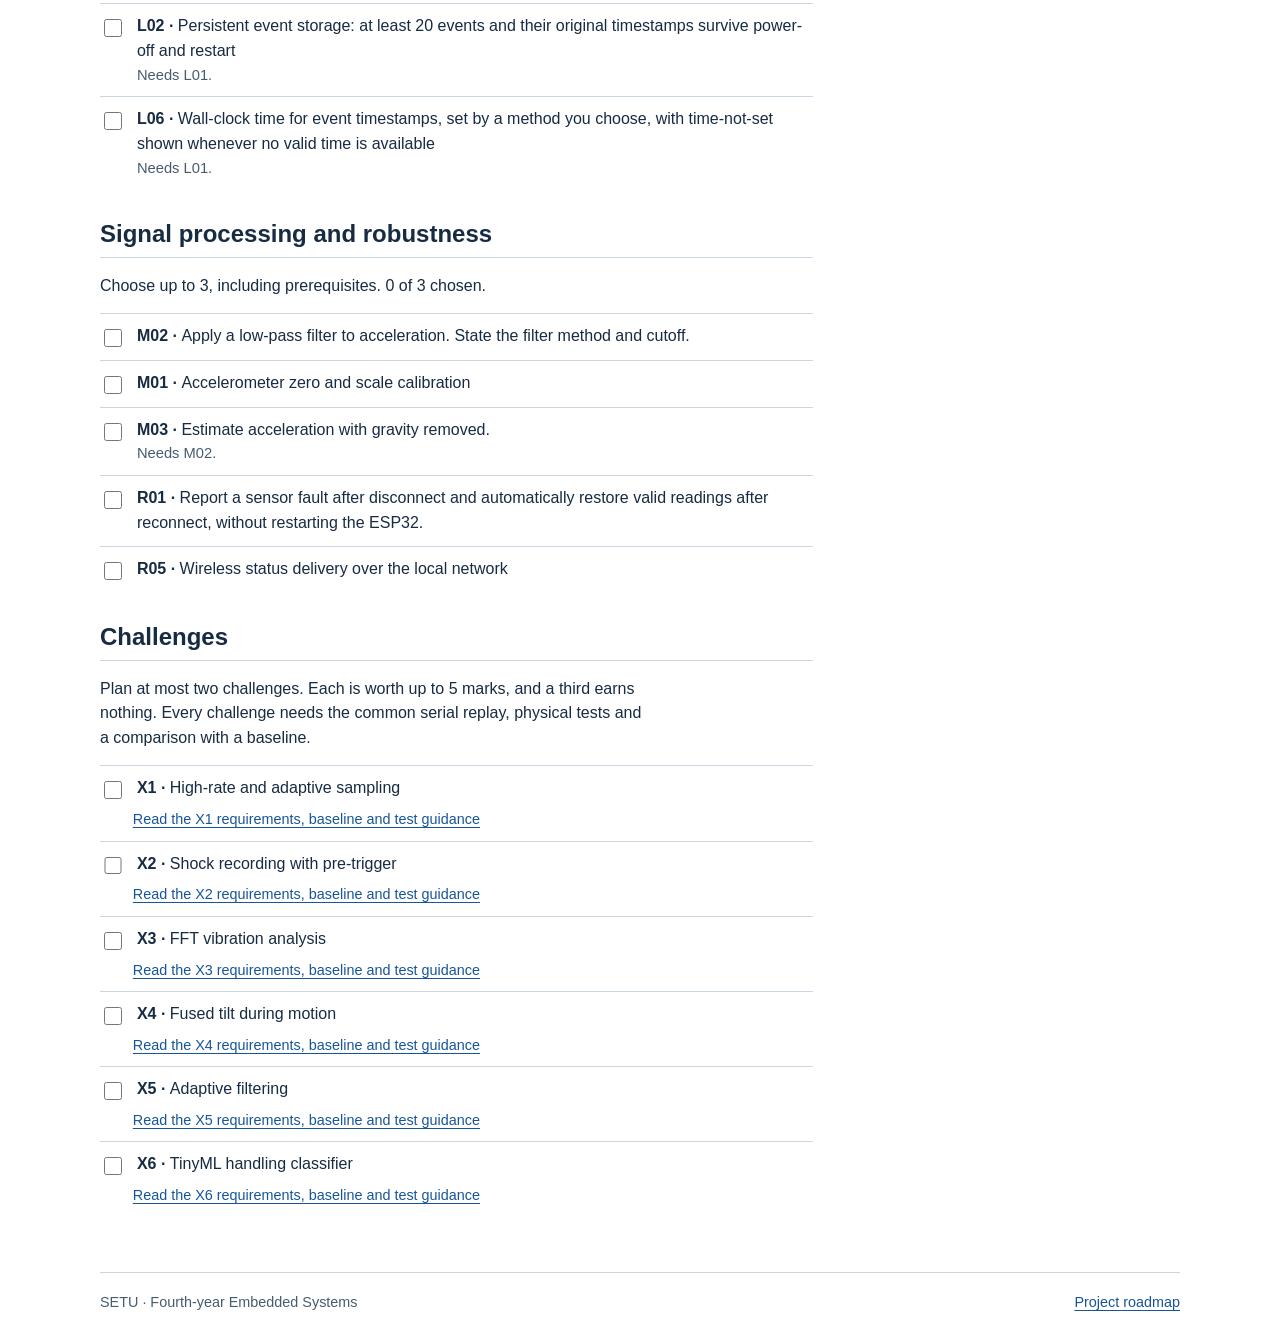
<file: picker.html>
<!doctype html>
<html lang="en">
<head>
<meta charset="utf-8">
<meta name="viewport" content="width=device-width, initial-scale=1">
<title>Feature picker | Transport Monitor</title>
<link rel="icon" href="favicon.svg" type="image/svg+xml"><link rel="stylesheet" href="guide.css">
</head>
<body><a class="skip" href="#main">Skip to content</a>
<header>
<div class="mast"><a href="index.html" class="brand">Transport Monitor</a><span>SETU / Embedded Systems</span>
</div>
<nav class="tabs" aria-label="Project guide"><a href="index.html">Roadmap</a><a href="brief.html">Project brief</a><a href="picker.html" aria-current="page">Feature picker</a><a href="workbook.html">Workbook</a><a href="advanced.html">Challenges</a><a href="protocol.html">Serial output</a><a href="resources.html">Resources</a>
</nav>
</header>
<main id="main">
<h1>Part 2 feature picker</h1>
<p class="intro">Choose optional Part 2 features. The four compulsory additions are already included. The picker adds prerequisites to your plan.</p>
<p class="narrow-only"><a href="#plan-summary">Jump to your plan</a>
</p>
<div class="picker-layout">
<div id="options">
</div>
<aside class="plan" id="plan-summary">
<h2>Your plan</h2>
<p id="counts" aria-live="polite">
</p>
<div id="band">
</div>
<p id="dependencies">
</p>
<div id="settings-choice">
</div>
<p class="note">Your choices are saved in this browser. For each feature, use the workbook to record requirements, access instructions, test steps and results. Download your Markdown from Review.</p><a href="resources.html#read-ex1">Read the worked EX1 example</a>
<div class="plan-action"><button id="open-workbook" aria-describedby="download-note">Open Part 2 workbook</button>
<p id="download-note" role="status">
</p></div>
</aside>
</div>
<div class="plan-bar" aria-hidden="true"><span id="plan-bar-counts"></span><a href="#plan-summary" tabindex="-1">See your plan</a></div>
<noscript>Enable JavaScript for the picker or download the template from Resources.</noscript>
</main>
<footer>SETU · Fourth-year Embedded Systems <a href="index.html">Project roadmap</a>
</footer>
<script src="storage.js">
</script>
<script src="features.js">
</script>
<script src="picker.js">
</script>
</body>
</html>
</file>
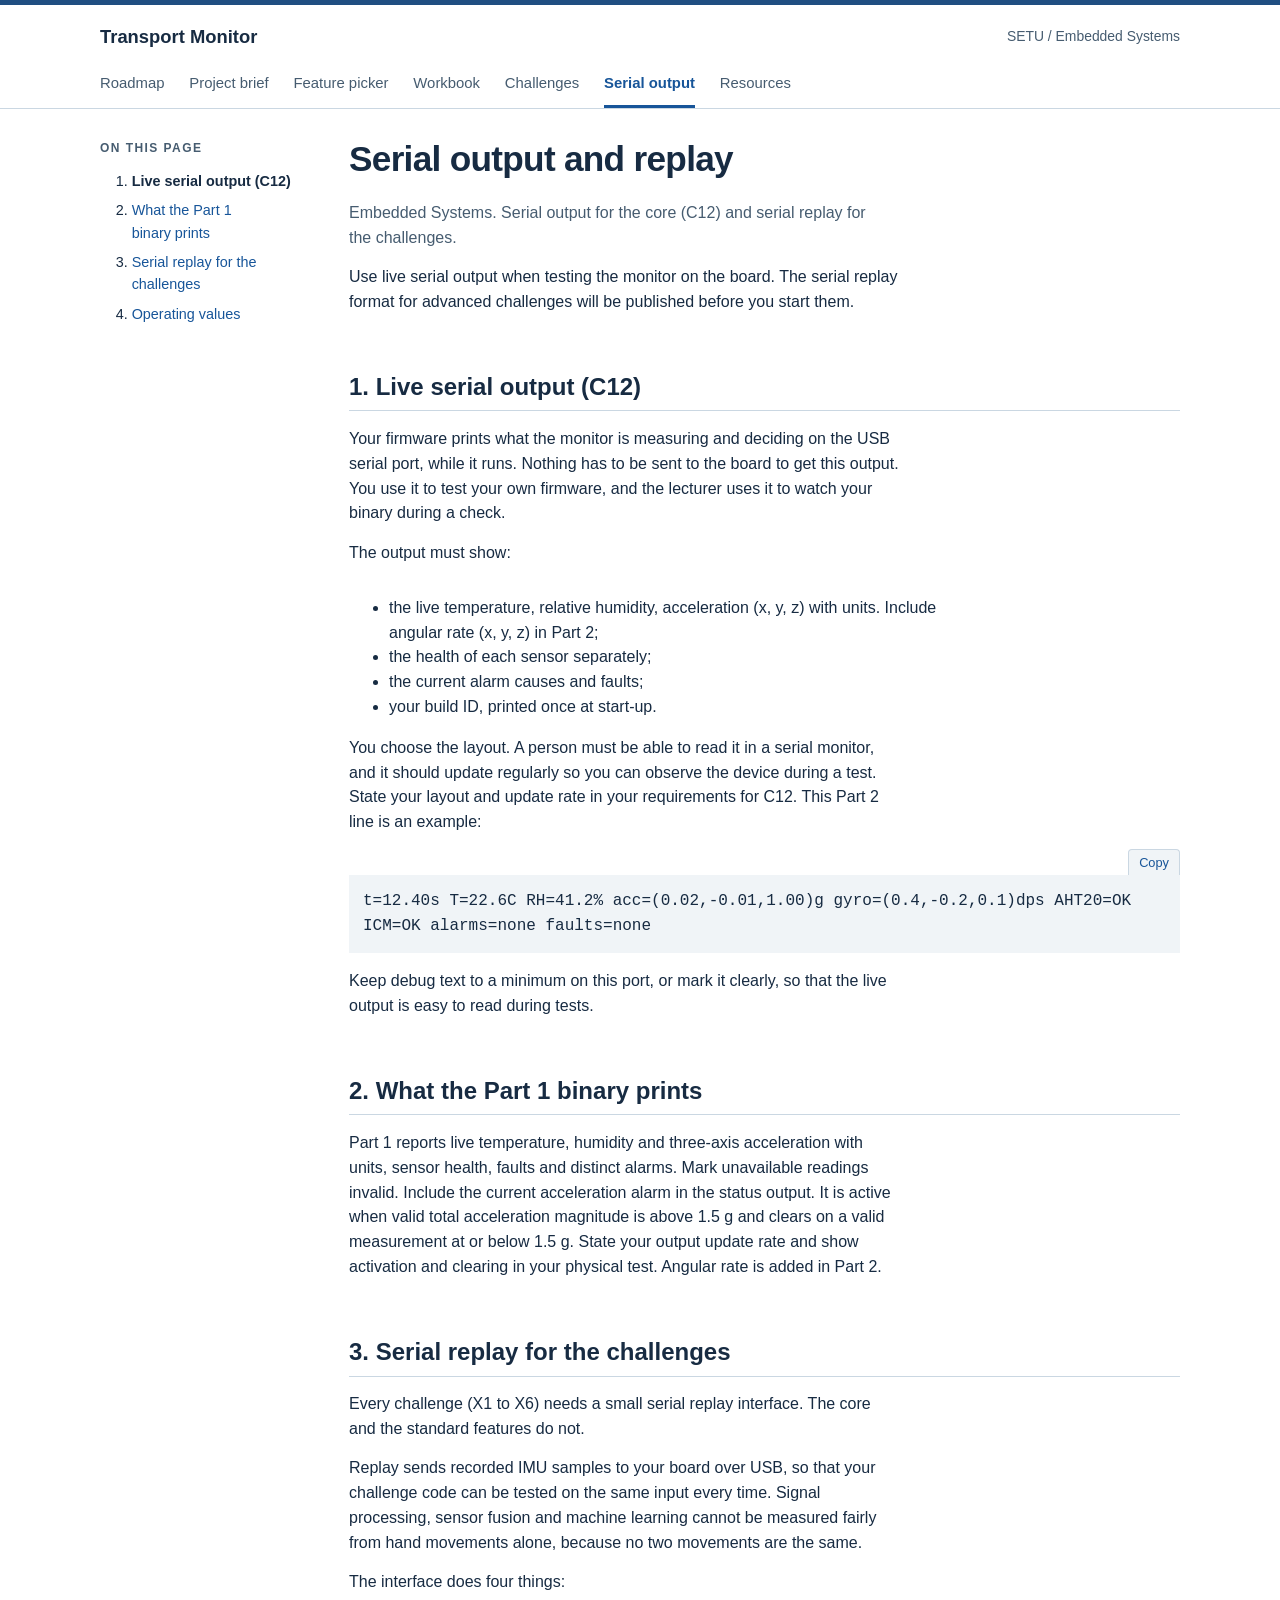
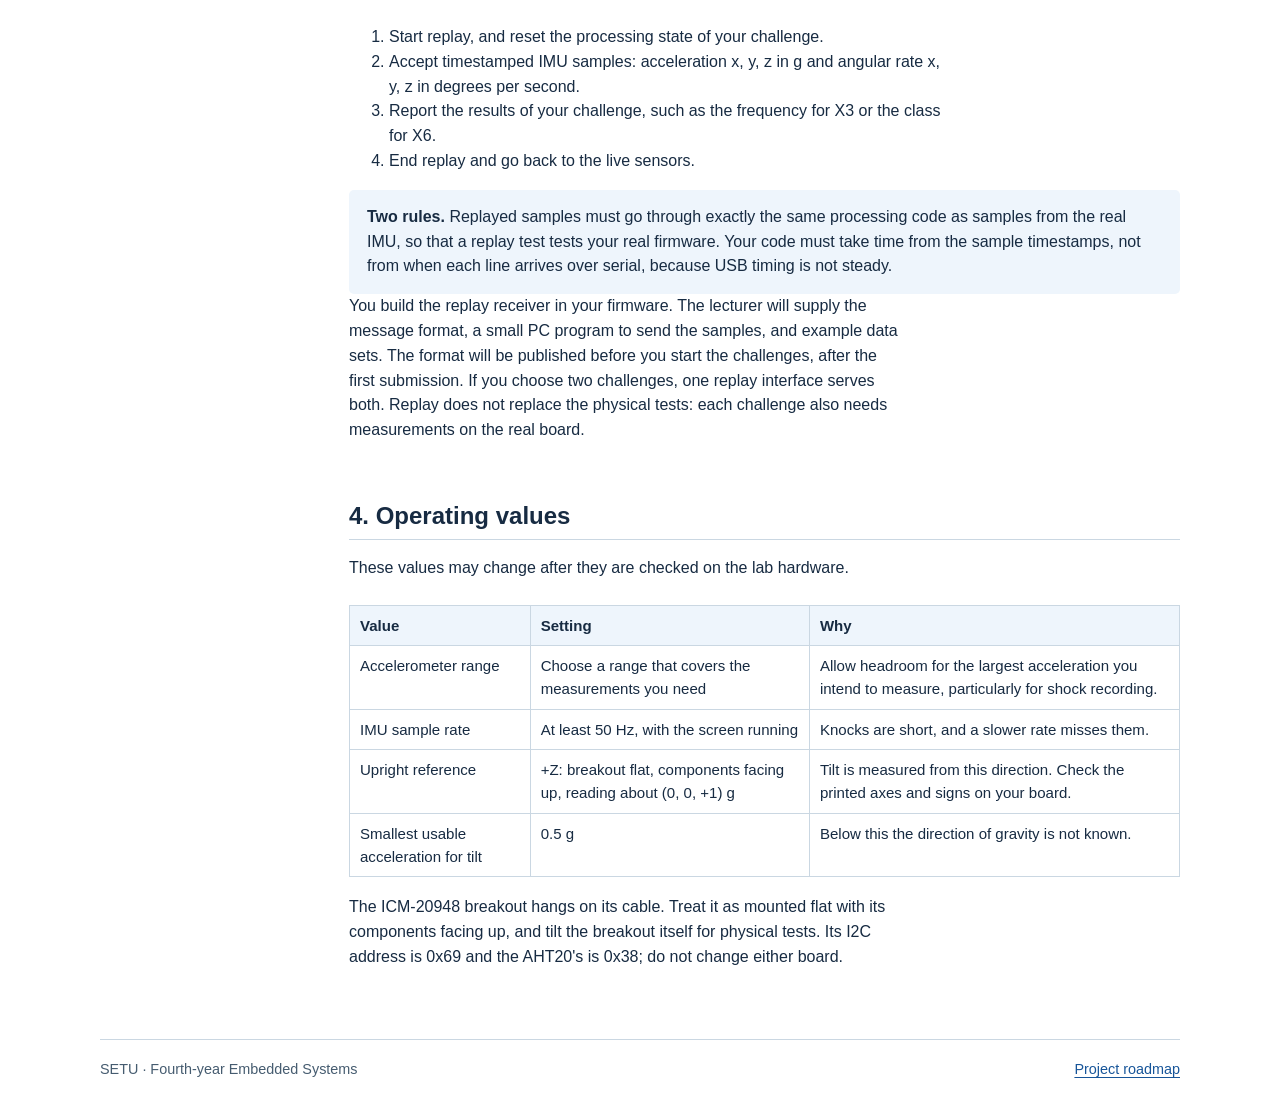
<file: protocol.html>
<!doctype html>
<html lang="en"><head><meta charset="utf-8"><meta name="viewport" content="width=device-width, initial-scale=1"><title>Serial output | Transport Monitor</title><link rel="icon" href="favicon.svg" type="image/svg+xml"><link rel="stylesheet" href="guide.css"></head>
<body><a class="skip" href="#main">Skip to content</a><header><div class="mast"><a href="index.html" class="brand">Transport Monitor</a><span>SETU / Embedded Systems</span></div><nav class="tabs" aria-label="Project guide"><a href="index.html">Roadmap</a><a href="brief.html">Project brief</a><a href="picker.html">Feature picker</a><a href="workbook.html">Workbook</a><a href="advanced.html">Challenges</a><a href="protocol.html" aria-current="page">Serial output</a><a href="resources.html">Resources</a></nav></header>
<main id="main" class="doc">

<h1>Serial output and replay</h1>
<p class="sub">Embedded Systems. Serial output for the core (C12) and serial replay for the challenges.</p>

<p>Use live serial output when testing the monitor on the board. The serial replay format for advanced challenges will be published before you start them.</p>

<nav aria-label="Serial page contents">
<ol>
  <li><a href="#c12">Live serial output (C12)</a></li>
  <li><a href="#early">What the Part 1 binary prints</a></li>
  <li><a href="#replay">Serial replay for the challenges</a></li>
  <li><a href="#values">Operating values</a></li>
</ol>
</nav>

<h2 id="c12">1. Live serial output (C12)</h2>
<p>Your firmware prints what the monitor is measuring and deciding on the USB serial port, while it runs. Nothing has to be sent to the board to get this output. You use it to test your own firmware, and the lecturer uses it to watch your binary during a check.</p>
<p>The output must show:</p>
<ul>
  <li>the live temperature, relative humidity, acceleration (x, y, z) with units. Include angular rate (x, y, z) in Part 2;</li>
  <li>the health of each sensor separately;</li>
  <li>the current alarm causes and faults;</li>
  <li>your build ID, printed once at start-up.</li>
</ul>
<p>You choose the layout. A person must be able to read it in a serial monitor, and it should update regularly so you can observe the device during a test. State your layout and update rate in your requirements for C12. This Part 2 line is an example:</p>
<pre>t=12.40s T=22.6C RH=41.2% acc=(0.02,-0.01,1.00)g gyro=(0.4,-0.2,0.1)dps AHT20=OK ICM=OK alarms=none faults=none</pre>
<p>Keep debug text to a minimum on this port, or mark it clearly, so that the live output is easy to read during tests.</p>

<h2 id="early">2. What the Part 1 binary prints</h2>
<p>Part 1 reports live temperature, humidity and three-axis acceleration with units, sensor health, faults and distinct alarms. Mark unavailable readings invalid. Include the current acceleration alarm in the status output. It is active when valid total acceleration magnitude is above 1.5 g and clears on a valid measurement at or below 1.5 g. State your output update rate and show activation and clearing in your physical test. Angular rate is added in Part 2.</p>

<h2 id="replay">3. Serial replay for the challenges</h2>
<p>Every challenge (X1 to X6) needs a small serial replay interface. The core and the standard features do not.</p>
<p>Replay sends recorded IMU samples to your board over USB, so that your challenge code can be tested on the same input every time. Signal processing, sensor fusion and machine learning cannot be measured fairly from hand movements alone, because no two movements are the same.</p>
<p>The interface does four things:</p>
<ol>
  <li>Start replay, and reset the processing state of your challenge.</li>
  <li>Accept timestamped IMU samples: acceleration x, y, z in g and angular rate x, y, z in degrees per second.</li>
  <li>Report the results of your challenge, such as the frequency for X3 or the class for X6.</li>
  <li>End replay and go back to the live sensors.</li>
</ol>
<div class="box"><strong>Two rules.</strong> Replayed samples must go through exactly the same processing code as samples from the real IMU, so that a replay test tests your real firmware. Your code must take time from the sample timestamps, not from when each line arrives over serial, because USB timing is not steady.</div>
<p>You build the replay receiver in your firmware. The lecturer will supply the message format, a small PC program to send the samples, and example data sets. The format will be published before you start the challenges, after the first submission. If you choose two challenges, one replay interface serves both. Replay does not replace the physical tests: each challenge also needs measurements on the real board.</p>

<h2 id="values">4. Operating values</h2>
<p>These values may change after they are checked on the lab hardware.</p>
<table>
  <tr><th>Value</th><th>Setting</th><th>Why</th></tr>
  <tr><td>Accelerometer range</td><td>Choose a range that covers the measurements you need</td><td>Allow headroom for the largest acceleration you intend to measure, particularly for shock recording.</td></tr>
  <tr><td>IMU sample rate</td><td>At least 50 Hz, with the screen running</td><td>Knocks are short, and a slower rate misses them.</td></tr>
  <tr><td>Upright reference</td><td>+Z: breakout flat, components facing up, reading about (0, 0, +1) g</td><td>Tilt is measured from this direction. Check the printed axes and signs on your board.</td></tr>
  <tr><td>Smallest usable acceleration for tilt</td><td>0.5 g</td><td>Below this the direction of gravity is not known.</td></tr>
</table>
<p>The ICM-20948 breakout hangs on its cable. Treat it as mounted flat with its components facing up, and tilt the breakout itself for physical tests. Its I2C address is 0x69 and the AHT20's is 0x38; do not change either board.</p>

</main><footer>SETU · Fourth-year Embedded Systems <a href="index.html">Project roadmap</a></footer><script src="page.js"></script></body></html>
</file>
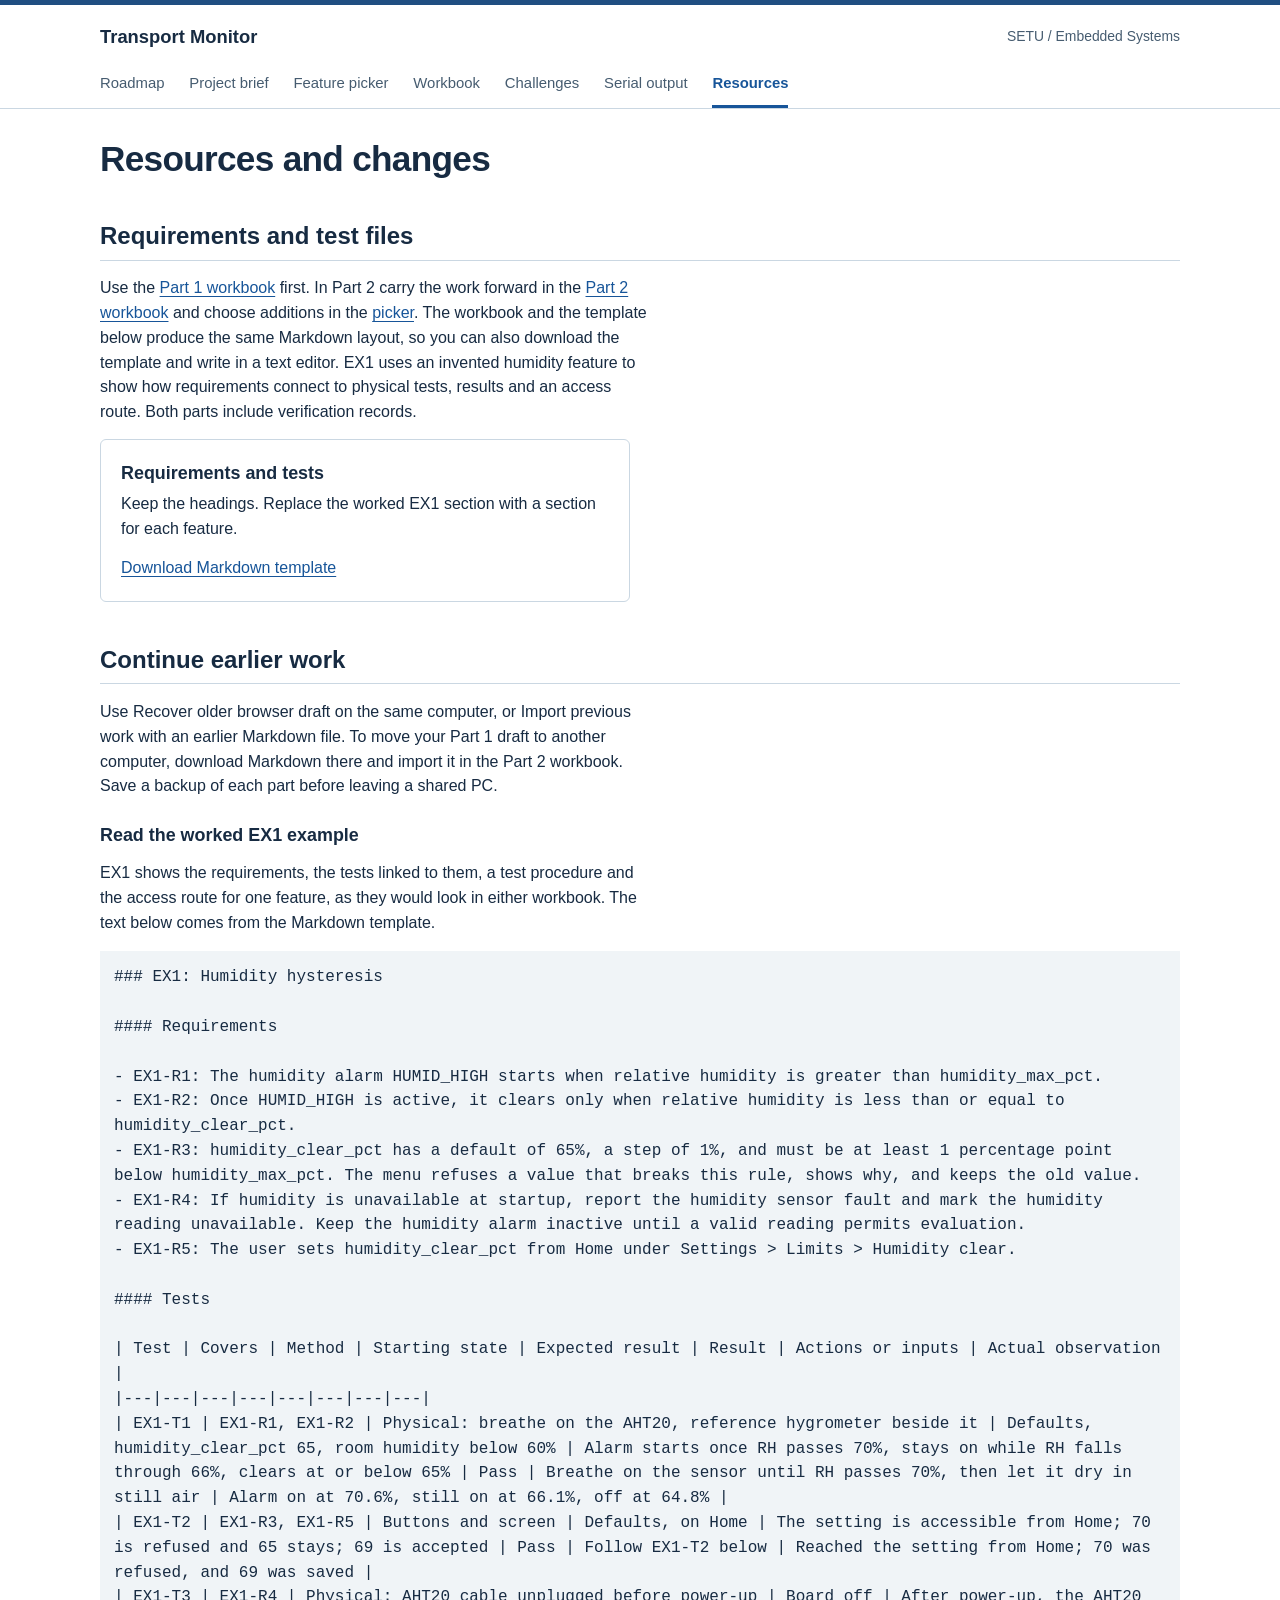
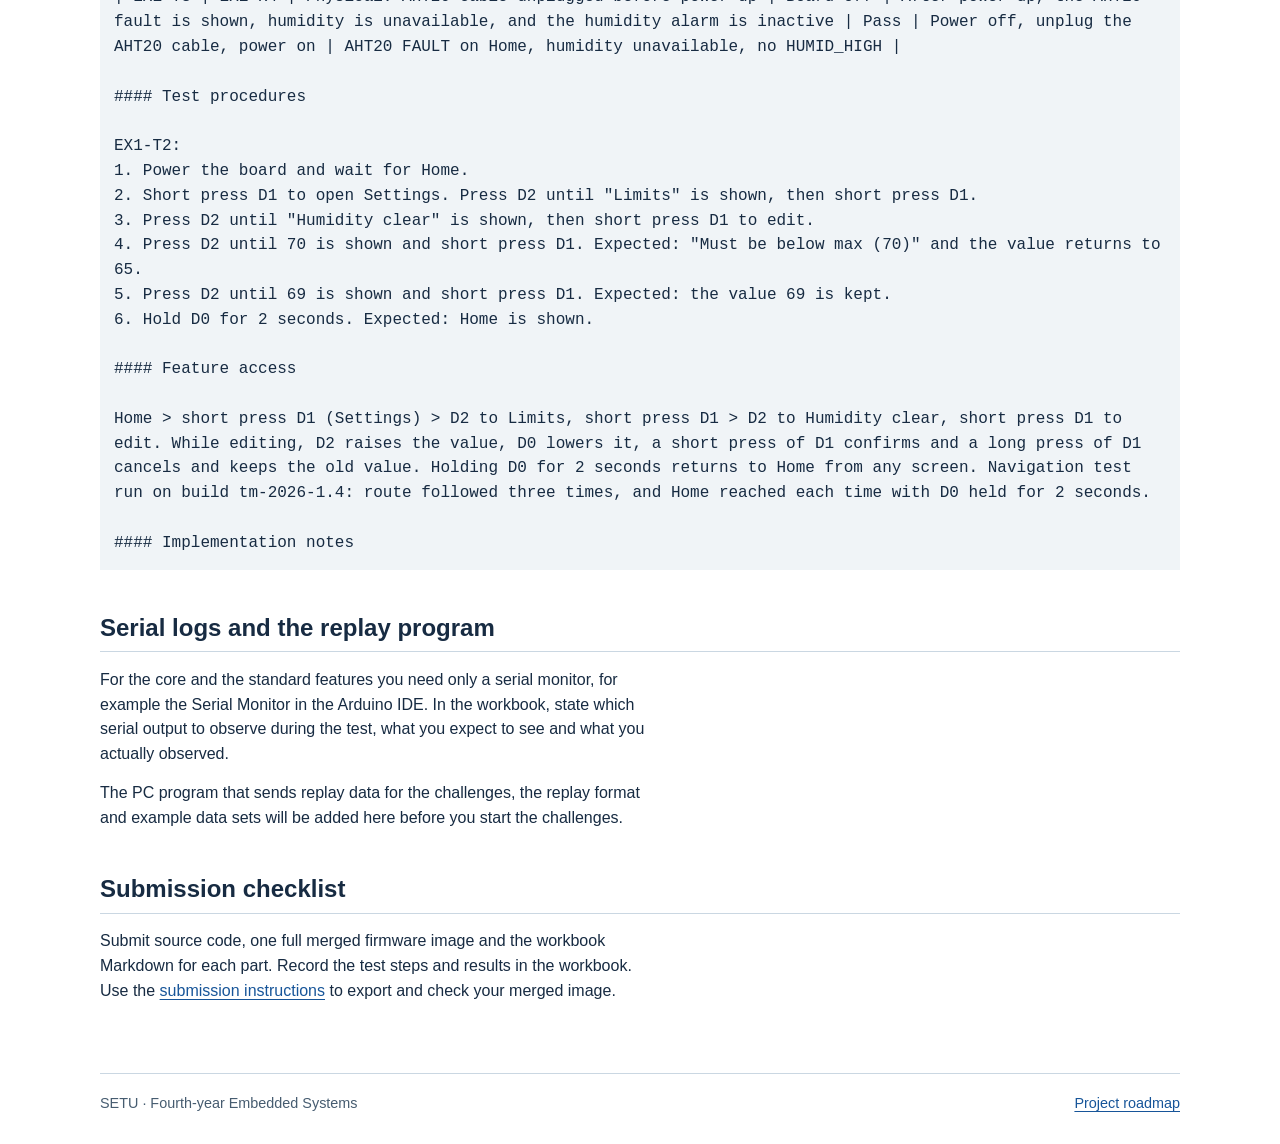
<file: resources.html>
<!doctype html>
<html lang="en">
<head>
<meta charset="utf-8">
<meta name="viewport" content="width=device-width, initial-scale=1">
<title>Resources & changes | Transport Monitor</title>
<link rel="icon" href="favicon.svg" type="image/svg+xml"><link rel="stylesheet" href="guide.css">
</head>
<body><a class="skip" href="#main">Skip to content</a>
<header>
<div class="mast"><a href="index.html" class="brand">Transport Monitor</a><span>SETU / Embedded Systems</span>
</div>
<nav class="tabs" aria-label="Project guide"><a href="index.html">Roadmap</a><a href="brief.html">Project brief</a><a href="picker.html">Feature picker</a><a href="workbook.html">Workbook</a><a href="advanced.html">Challenges</a><a href="protocol.html">Serial output</a><a href="resources.html" aria-current="page">Resources</a>
</nav>
</header>
<main id="main">
<h1>Resources and changes</h1>
<h2 id="example">Requirements and test files</h2>
<p>Use the <a href="workbook.html?part=1">Part 1 workbook</a> first. In Part 2 carry the work forward in the <a href="workbook.html?part=2">Part 2 workbook</a> and choose additions in the <a href="picker.html">picker</a>. The workbook and the template below produce the same Markdown layout, so you can also download the template and write in a text editor. EX1 uses an invented humidity feature to show how requirements connect to physical tests, results and an access route. Both parts include verification records.</p>
<div class="downloads">
<article>
<h3>Requirements and tests</h3>
<p>Keep the headings. Replace the worked EX1 section with a section for each feature.</p><a download href="downloads/REQUIREMENTS_AND_TESTS.md">Download Markdown template</a>
</article>
</div>
<h2>Continue earlier work</h2><p>Use Recover older browser draft on the same computer, or Import previous work with an earlier Markdown file. To move your Part 1 draft to another computer, download Markdown there and import it in the Part 2 workbook. Save a backup of each part before leaving a shared PC.</p>
<h3 id="read-ex1">Read the worked EX1 example</h3>
<p>EX1 shows the requirements, the tests linked to them, a test procedure and the access route for one feature, as they would look in either workbook. The text below comes from the Markdown template.</p>
<pre id="ex1-text">Download the Markdown template above to read the example.</pre>
<h2 id="pc-test">Serial logs and the replay program</h2>
<p>For the core and the standard features you need only a serial monitor, for example the Serial Monitor in the Arduino IDE. In the workbook, state which serial output to observe during the test, what you expect to see and what you actually observed.</p>
<p>The PC program that sends replay data for the challenges, the replay format and example data sets will be added here before you start the challenges.</p>
<h2>Submission checklist</h2>
<p>Submit source code, one full merged firmware image and the workbook Markdown for each part. Record the test steps and results in the workbook. Use the <a href="brief.html#marks">submission instructions</a> to export and check your merged image.</p>
</main>
<script>
// Shows the EX1 section of the template, so the example has one source. Opened from a file, the fallback text stays.
fetch("downloads/REQUIREMENTS_AND_TESTS.md").then(r => r.ok ? r.text() : Promise.reject()).then(text => {
  const start = text.indexOf("### EX1"), end = text.length;
  if (start < 0 || end < start) return;
  const section = text.slice(start, end).replace(/\r/g, "").replace(/<!--[\s\S]*?-->\n*/g, "").replace(/\n{3,}/g, "\n\n").trim();
  document.getElementById("ex1-text").textContent = section;
}).catch(() => {});
</script>
<footer>SETU · Fourth-year Embedded Systems <a href="index.html">Project roadmap</a>
</footer>
</body>
</html>
</file>
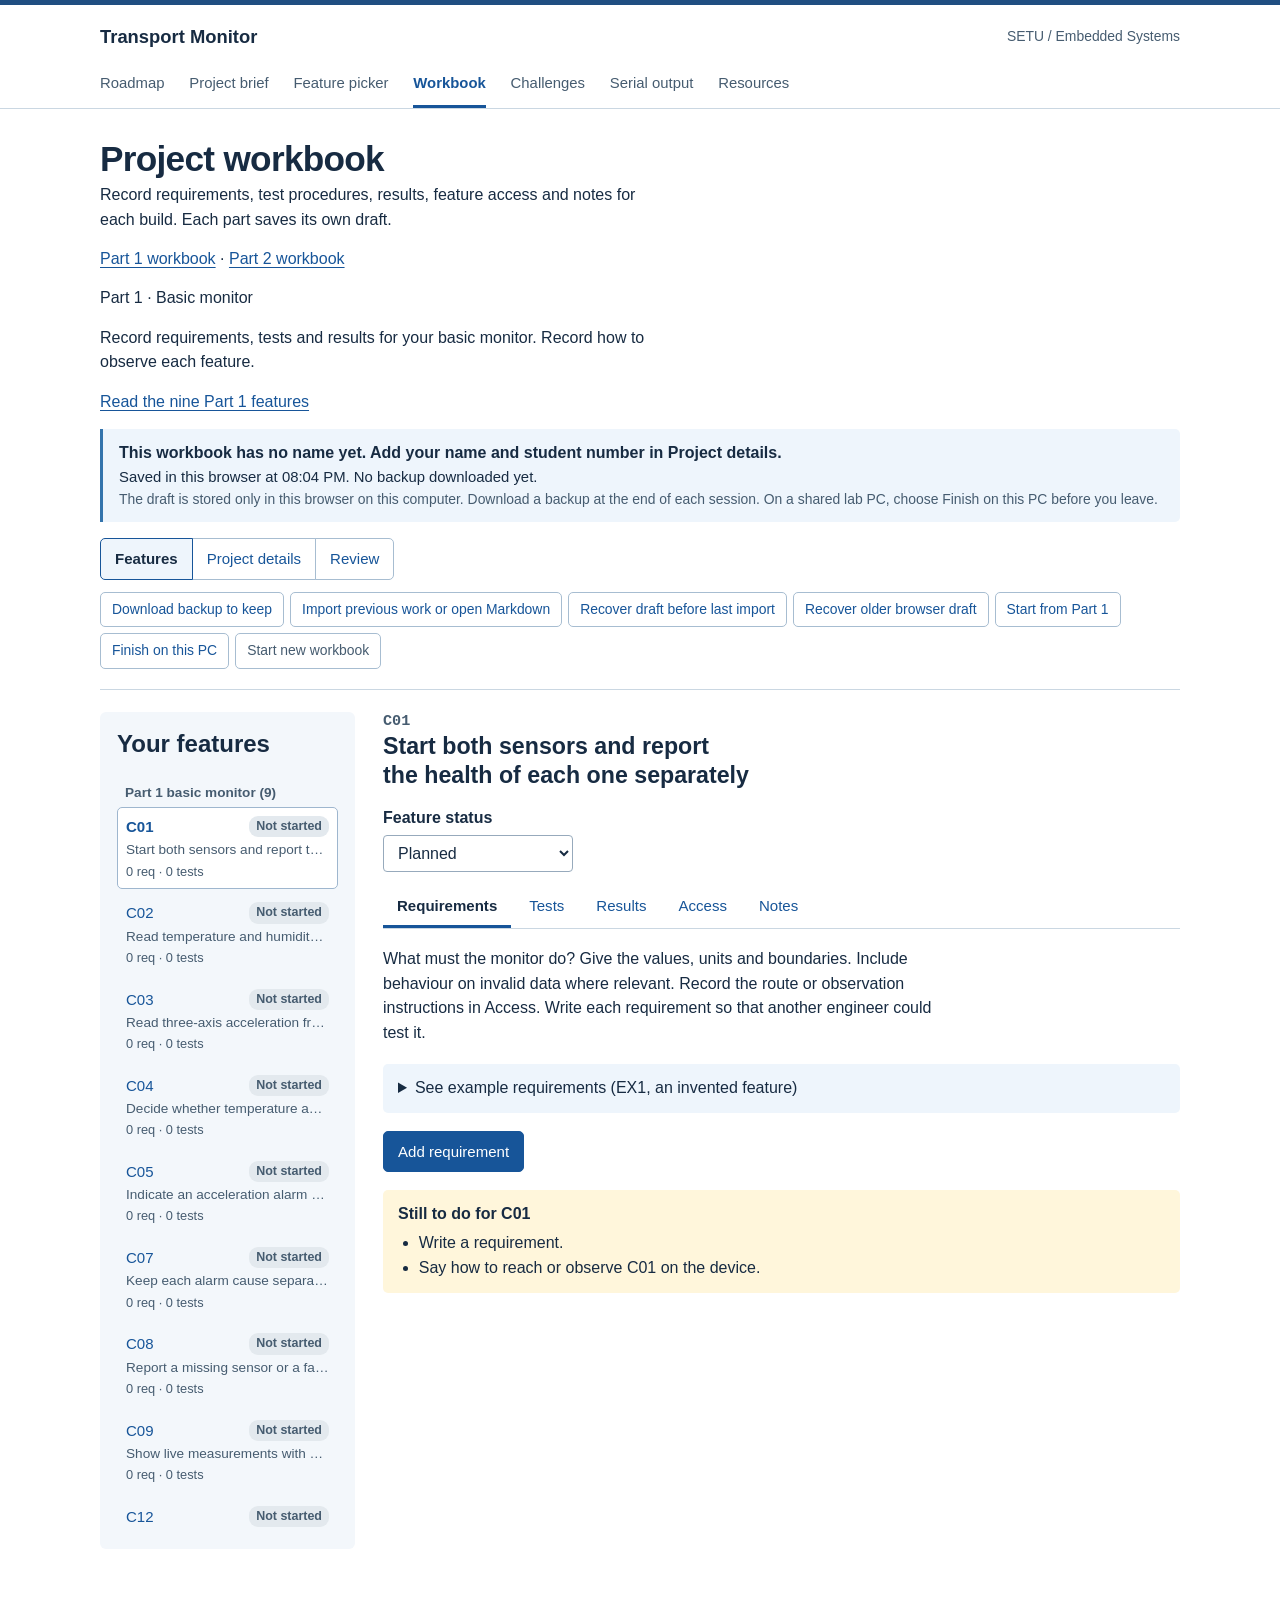
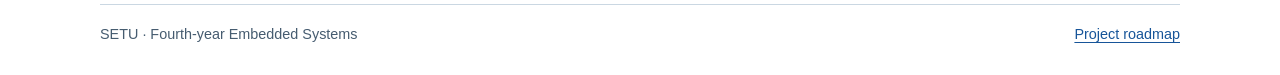
<file: workbook.html>
<!doctype html>
<html lang="en">
<head>
<meta charset="utf-8">
<meta name="viewport" content="width=device-width, initial-scale=1">
<title>Project workbook | Transport Monitor</title>
<link rel="icon" href="favicon.svg" type="image/svg+xml"><link rel="stylesheet" href="guide.css">
<link rel="stylesheet" href="workbook.css">
</head>
<body><a class="skip" href="#main">Skip to content</a>
<header>
<div class="mast"><a href="index.html" class="brand">Transport Monitor</a><span>SETU / Embedded Systems</span>
</div>
<nav class="tabs" aria-label="Project guide"><a href="index.html">Roadmap</a><a href="brief.html">Project brief</a><a href="picker.html">Feature picker</a><a href="workbook.html" aria-current="page">Workbook</a><a href="advanced.html">Challenges</a><a href="protocol.html">Serial output</a><a href="resources.html">Resources</a>
</nav>
</header>
<main id="main" class="workbook">
<h1>Project workbook</h1>
<p>Record requirements, test procedures, results, feature access and notes for each build. Each part saves its own draft.</p>
<p><a href="workbook.html?part=1" id="part-one">Part 1 workbook</a> · <a href="workbook.html?part=2" id="part-two">Part 2 workbook</a></p>
<p id="part-summary"></p>
<p id="scope-note"></p><p><a id="scope-link" href="brief.html#early">Read the project brief</a></p>
<div class="wb-owner"><p id="owner"></p><p id="save-state"></p>
<p class="wb-hint">The draft is stored only in this browser on this computer. Download a backup at the end of each session. On a shared lab PC, choose Finish on this PC before you leave.</p></div>
<div class="wb-tools">
<div class="wb-views" role="group" aria-label="Workbook views"><button id="features-view">Features</button><button id="project">Project details</button><button id="review">Review</button></div>
<div class="wb-file" role="group" aria-label="Workbook file"><button id="backup">Download backup to keep</button>
<label class="file-button">Import previous work or open Markdown<input type="file" id="import-file" accept=".md,.markdown,text/markdown,text/plain"></label>
<button id="recover-import" hidden>Recover draft before last import</button><button id="recover" hidden>Recover older browser draft</button><button id="carry" hidden>Start from Part 1</button><button id="finish">Finish on this PC</button><button id="new-book">Start new workbook</button></div></div>
<div id="notice" role="status"></div><div id="pending"></div>
<div class="wb-layout"><aside class="wb-list"><h2>Your features</h2><a id="pick-features" href="picker.html">Change Part 2 feature choices</a>
<label class="wb-select">Feature<select id="feature-select" aria-label="Choose a feature"></select></label>
<nav aria-label="Workbook features" id="feature-list"></nav></aside>
<section id="editor" aria-label="Workbook editor"></section></div>
<noscript>Enable JavaScript to edit your workbook.</noscript>
</main><footer>SETU · Fourth-year Embedded Systems <a href="index.html">Project roadmap</a></footer>
<script src="storage.js"></script><script src="features.js"></script><script src="workbook-format.js"></script><script src="workbook.js"></script></body></html>
</file>
<file: guide.css>
:root { color-scheme: light; --ink:#172b42; --muted:#465c70; --blue:#175599; --line:#cad7e2; --tint:#eef5fc;
  --blue-deep:#073767; --masthead:#204e81; --rule-blue:#3474ac; --focus:#ad5b00;
  --draft:#fff6db; --draft-rule:#d9a400; --code:#f0f4f7; --panel:#f3f7fb;
  --field:#97aabc; --button-border:#a7bdd1; --handin-border:#9eb6ce;
  --progress:#173b60; --progress-fill:#86cdbf; }
* { box-sizing:border-box }
body { margin:0; color:var(--ink); background:#fff; font:16px/1.55 "Segoe UI",Arial,sans-serif }
a { color:var(--blue); text-underline-offset:.18em }
a:hover { color:var(--blue-deep) }
:focus-visible { outline:3px solid var(--focus); outline-offset:3px }
header { border-top:5px solid var(--masthead); border-bottom:1px solid var(--line) }
.mast,.tabs,main,footer { width:min(100% - 40px,1080px); margin:auto }
.mast,.tabs { display:flex; align-items:center }
.mast { justify-content:space-between; padding:18px 0 10px; gap:10px }
.mast span,small,time { color:var(--muted); font-size:.87rem }
.brand { font-size:1.15rem; font-weight:750; text-decoration:none; color:var(--ink) }
.tabs { gap:1.55rem; flex-wrap:wrap }
.tabs a { text-decoration:none; font-size:.93rem; padding:10px 0; border-bottom:3px solid transparent; color:var(--muted) }
.tabs a[aria-current] { color:var(--blue); border-color:var(--blue); font-weight:700 }
main { padding:30px 0 55px }
footer { border-top:1px solid var(--line); padding:18px 0 30px; display:flex; justify-content:space-between; gap:12px; color:var(--muted); font-size:.9rem }
h1,h2,h3,p { margin:0 0 .65em }
h1 { font-size:clamp(1.75rem,3.4vw,2.2rem); line-height:1.12; letter-spacing:-.02em }
h2 { font-size:1.5rem; line-height:1.25; margin-top:1.8em; padding-bottom:.35em; border-bottom:1px solid var(--line) }
h3 { font-size:1.12rem; margin-top:1.25em }
/* Segoe UI averages about 0.8ch per character, so 62ch holds roughly 75 characters a line. */
p,li { max-width:62ch; text-wrap:pretty } p { margin-bottom:.9em }
h1,h2,h3 { text-wrap:balance }
.hero { display:grid; grid-template-columns:1.9fr 1fr; align-items:end; gap:36px; padding:0 0 22px }
.hero h1 { font-size:clamp(2rem,4.2vw,2.7rem); letter-spacing:-.03em; margin-bottom:.25em }
.hero p:last-child,.intro { font-size:1.12rem; color:var(--muted); max-width:63ch }
.instrument { border-left:3px solid var(--rule-blue); padding:16px 20px; background:var(--tint); display:grid; gap:4px; font-size:.9rem }
.instrument b { color:var(--muted); font-size:.8rem }.instrument strong { font-size:1.05rem }
.progress { background:var(--progress); color:white; padding:13px 22px; border-radius:8px; font-size:.94rem; display:flex; gap:16px; align-items:center; justify-content:space-between }
.progress a,.progress small { color:#d9eaff }.progress p { margin:2px 0 }.progress small { display:block }
progress { width:200px; height:10px; appearance:none; -webkit-appearance:none; border:0; border-radius:7px; overflow:hidden; background:#ffffff38; color:var(--progress-fill) }
progress::-webkit-progress-bar { background:#ffffff38 } progress::-webkit-progress-value { background:var(--progress-fill) } progress::-moz-progress-bar { background:var(--progress-fill) }
.milestone { display:grid; grid-template-columns:minmax(175px,1fr) 3fr; gap:30px; margin-top:32px; padding:8px 0 22px; border-bottom:1px solid var(--line) }
.part h2,.plan h2 { margin:0 0 8px; border:0 }.part strong { color:var(--muted); font-size:.95rem }
.step { display:flex; gap:15px; padding:14px 2px; border-top:1px solid var(--line) }
.step input,.option input { width:1.12rem; height:1.12rem; accent-color:var(--blue); flex:none; margin-top:5px }
.step h3,.change h3,.downloads h3 { margin:0 0 4px }.step p { margin:0 0 4px }
.step a { font-size:.9rem; margin-right:1.1em; display:inline-block; padding:3px 0 }
/* The current step: the first one not yet ticked. A tint row and a stronger first link show where to start. */
.step.current { background:var(--tint); padding-left:12px; padding-right:12px; border-top-color:transparent; border-radius:5px }
.step.current h3::after { content:"Next"; margin-left:10px; padding:1px 8px; border-radius:9px; background:var(--ink); color:#fff; font-size:.75rem; font-weight:650; vertical-align:3px }
.step.current a:first-of-type { font-weight:650 }.step:has(:checked) h3 { color:#476357 }
.handin,.box,.draft,.change { background:var(--tint); padding:15px 18px; border-radius:5px }
.handin { border-radius:0 5px 5px 0; background:#fff; border:1px solid var(--handin-border); border-left:5px solid var(--blue); margin-top:6px }
.handin b { display:block; font-size:.75rem; letter-spacing:.1em; text-transform:uppercase; color:var(--ink) }
.handin p { margin:2px 0; font-weight:600 }
.tba { display:inline-block; padding:1px 7px; border-radius:3px; background:var(--draft); color:var(--ink); font-size:.82rem; font-weight:600 }
.handin .deadline { display:inline-block; margin-top:6px; padding:2px 9px; border-radius:3px; background:var(--draft); color:var(--ink); font-size:.88rem }
.draft { border-left:4px solid var(--draft-rule); border-radius:0 5px 5px 0 } p.draft { max-width:62ch }.draft { background:var(--draft) }.sub { color:var(--muted) }
main nav ol { columns:2; background:var(--panel); padding:16px 16px 16px 44px; column-gap:2.8em }
main nav li { break-inside:avoid; margin:3px 0 }
table { border-collapse:collapse; width:100%; margin:10px 0 18px; font-size:.94rem }
td,th { padding:8px 10px; border:1px solid var(--line); text-align:left; vertical-align:top; overflow-wrap:break-word }
td:first-child code,th code { white-space:nowrap }
th { background:var(--tint) } .id { font-weight:650 }
code,pre { font-family:Consolas,monospace; background:var(--code); overflow-wrap:anywhere } code { padding:.08em .2em } pre { white-space:pre-wrap; padding:14px }
.picker-layout { display:grid; grid-template-columns:1fr minmax(235px,31%); gap:32px; align-items:start }
.plan { position:sticky; top:12px; padding:18px; background:var(--tint); border-top:3px solid var(--blue); border-radius:0 0 4px 4px; max-height:95vh; overflow:auto }
.plan p,.option small { font-size:.92rem }.option { display:flex; gap:12px; align-items:flex-start; border-top:1px solid var(--line); padding:10px 0; cursor:pointer }.option small { display:block; color:var(--muted) }
#options h2 { margin-top:1.2em }.plan button { background:var(--blue); color:white; border:0; padding:11px 15px; border-radius:4px; font:inherit; font-weight:650; cursor:pointer }
button:disabled { opacity:.55; cursor:default } .plan a { font-size:.9rem }.plan fieldset { border:1px solid var(--line); margin:0 0 12px }.plan fieldset label { display:block }
.downloads { display:grid; grid-template-columns:1fr 1fr; gap:20px }.downloads article { border:1px solid var(--line); border-radius:6px; padding:20px }
.skip { position:absolute; left:-100vw }.skip:focus { left:10px; background:white; padding:10px }
/* Long reference pages: contents list beside the text on wide screens. */
.pre-tools { display:flex; gap:6px; justify-content:flex-end; margin-bottom:-1px }
.pre-tools button { font:inherit; font-size:.8rem; color:var(--blue); background:var(--code); border:1px solid var(--line); border-bottom:0; border-radius:4px 4px 0 0; padding:3px 10px; cursor:pointer }
.pre-tools button:hover { background:var(--tint) } .pre-tools + pre { margin-top:0 } pre.formatted { white-space:pre; overflow-x:auto }
.toc-title { display:none }
.to-top { position:fixed; right:16px; bottom:16px; background:var(--blue); color:#fff; padding:8px 13px; border-radius:20px; font-size:.87rem; text-decoration:none; box-shadow:0 2px 8px #0003; opacity:0; pointer-events:none; transition:opacity .2s }
.to-top.show { opacity:1; pointer-events:auto } .to-top:hover { color:#fff; background:var(--blue-deep) }
@media(min-width:1000px) {
  main.doc { display:grid; grid-template-columns:205px minmax(0,1fr); column-gap:44px; align-items:start }
  main.doc > * { grid-column:2; min-width:0 }
  main.doc > nav { grid-column:1; grid-row:1 / span 400; position:sticky; top:14px; max-height:calc(100vh - 28px); overflow:auto; font-size:.9rem }
  main.doc > nav ol { columns:1; background:none; padding:0 0 0 2.2em; margin:0 }
  main.doc > nav a { text-decoration:none; display:block; padding:2px 0 } main.doc > nav a:hover { text-decoration:underline }
  main.doc > nav a[aria-current] { font-weight:700; color:var(--ink) }
  .toc-title { display:block; font-size:.75rem; font-weight:750; letter-spacing:.12em; text-transform:uppercase; color:var(--muted); margin-bottom:8px }
  .to-top { display:none }
}
table.catalog { table-layout:fixed } table.catalog th:first-child { width:6.2rem } table.catalog th:nth-child(3) { width:15rem } table.catalog th:nth-child(4) { width:9.5rem }
.challenge { margin-top:1.6em } .challenge h3 { margin-bottom:8px }
.facts { display:grid; grid-template-columns:max-content 1fr; gap:4px 16px; margin:0 0 12px; padding:12px 16px; background:var(--tint); border-left:3px solid var(--rule-blue); font-size:.94rem; max-width:70ch }
.facts dt { font-weight:650 } .facts dd { margin:0 }
/* Feature picker */
.option small:empty { display:none } .option-link { display:block; font-size:.9rem; margin:-4px 0 10px 2.05rem }
.cap-note { background:var(--draft); padding:9px 12px; border-radius:4px; font-size:.92rem }
.marks { width:100%; margin:6px 0 10px; font-size:.9rem } .marks td,.marks th { border:0; border-bottom:1px solid var(--line); padding:5px 4px; background:none } .marks td:last-child { text-align:right; white-space:nowrap } .marks tr.total td { font-weight:700; border-bottom:0 } .marks tr.off td { color:var(--muted) }
.plan .note { font-size:.86rem; color:var(--muted) } .plan button { width:100%; margin:4px 0 8px }
/* The workbook button and the reason it is disabled stay in view at the bottom of the plan panel when the panel scrolls. */
.plan-action { position:sticky; bottom:-18px; margin:12px -18px -18px; padding:10px 18px 6px; background:var(--tint); border-top:1px solid var(--line) }
.plan-action p:empty { display:none } .plan-action p { margin:0 0 6px; font-size:.9rem }
/* Phones: the plan sits far below the options, so a bar at the bottom of the screen shows the count after each tick. */
.plan-bar { display:none }
@media(min-width:721px) { .narrow-only { display:none } }
@media(max-width:720px) {
  .plan-bar { display:flex; justify-content:space-between; align-items:center; gap:12px; position:fixed; left:0; right:0; bottom:0; padding:10px 20px; background:var(--progress); color:#fff; font-size:.92rem; z-index:2 }
  .plan-bar a { color:#d9eaff; padding:4px 0 } body:has(.plan-bar) { padding-bottom:52px }
  .plan-action { position:static; margin:12px 0 0; padding:10px 0 0; background:none }
}
@media(max-width:720px) { .hero,.milestone,.picker-layout,.downloads { grid-template-columns:1fr; gap:12px }.mast { flex-wrap:wrap }.tabs { gap:2px 14px }.tabs a { padding:5px 0 }.progress { align-items:flex-start; flex-direction:column }.plan { position:static; max-height:none }.instrument { padding:12px 16px }.milestone { margin-top:20px }.hero { padding-bottom:18px } main { padding-top:24px } main nav ol { columns:1 } footer { flex-wrap:wrap } td,th { padding:5px; font-size:.86rem } table { display:block; overflow-x:auto } table.catalog { display:table; table-layout:auto } table.catalog th { width:auto !important } .facts { grid-template-columns:1fr; gap:0 } .facts dd { margin-bottom:6px } progress { width:100% } .progress > div:last-child { width:100% } }
@media print { header,footer,.skip,.progress,.plan button { display:none } main { width:100%; padding:0 } h2,h3 { break-after:avoid } tr,.step { break-inside:avoid } }

/* Short descriptions under the standard feature titles in the brief. */
.catalog details summary { cursor: pointer; }
.catalog details p { margin: 0.5em 0 0.25em; color: var(--muted); }
</file>
<file: workbook.css>
.workbook > h1 { margin-bottom:.15em }
.wb-owner { margin:14px 0 4px; padding:12px 16px; background:var(--tint); border-left:3px solid var(--rule-blue); border-radius:0 5px 5px 0 }
.wb-owner p { margin:0; max-width:none } #owner { font-weight:650 } #save-state { font-size:.93rem }
.wb-owner.warn { background:var(--draft); border-left-color:var(--draft-rule) }
.wb-hint { color:var(--muted); font-size:.87rem }
/* Toolbar: the three views on the left as one joined control, the file actions on the right, smaller and quieter. */
.wb-tools { display:flex; flex-wrap:wrap; justify-content:space-between; align-items:center; gap:12px 24px; margin:16px 0 20px }
.wb-views { display:flex } .wb-file { display:flex; flex-wrap:wrap; gap:6px }
.workbook .wb-views button { border-radius:0; margin-left:-1px } .workbook .wb-views button:first-child { border-radius:5px 0 0 5px; margin-left:0 } .workbook .wb-views button:last-child { border-radius:0 5px 5px 0 }
.workbook .wb-views button[aria-pressed=true] { position:relative; background:var(--tint); color:var(--ink); font-weight:700; border-color:var(--blue) }
.workbook .wb-file button,.wb-file .file-button { font-size:.87rem; padding:6px 11px } .workbook #new-book { color:var(--muted) }
.workbook button,.file-button { display:inline-block; font:inherit; font-size:.94rem; color:var(--blue); background:white; border:1px solid var(--button-border); border-radius:5px; padding:8px 14px; cursor:pointer }
.workbook button:hover,.file-button:hover { background:var(--tint) }
.workbook button.primary { background:var(--blue); color:white; border-color:var(--blue) } .workbook button.primary:hover { background:var(--blue-deep) }
.file-button { position:relative; overflow:hidden }.file-button input { position:absolute; inset:0; opacity:0; cursor:pointer; width:100% }.file-button:focus-within { outline:3px solid var(--focus) }
#pending:not(:empty),#notice:not(:empty) { padding:14px; background:var(--draft); margin-bottom:15px; border-radius:5px } #notice:not(:empty):not(.warn) { background:var(--tint) } #pending button { margin:0 6px 4px 0 }
.wb-layout { display:grid; grid-template-columns:minmax(200px,255px) minmax(0,1fr); gap:28px; border-top:1px solid var(--line); padding-top:22px; align-items:start }
.wb-list { background:var(--panel); padding:17px; border-radius:6px; position:sticky; top:12px }.wb-list h2,#editor h2 { margin:0 0 8px; border:0 }
.wb-select { display:none }
#feature-list { display:grid; grid-template-columns:minmax(0,1fr); gap:4px; max-height:calc(100vh - 150px); overflow-y:auto; margin-top:15px }
.wb-group { margin:10px 0 0; padding:0 8px; font-size:.85rem; font-weight:650; color:var(--muted) } .wb-group:first-child { margin-top:0 }
#feature-list button { display:grid; grid-template-columns:auto minmax(0,1fr); gap:1px 8px; align-items:center; text-align:left; padding:7px 8px; border:1px solid transparent; background:transparent; min-width:0 }
#feature-list button:hover { background:white }
#feature-list button[aria-current] { background:white; border-color:var(--handin-border) } #feature-list button[aria-current] .feature-id { font-weight:700 }
.feature-name,.feature-count { grid-column:1 / -1; overflow:hidden; text-overflow:ellipsis; white-space:nowrap; font-size:.85rem; color:var(--muted) } .feature-count { font-size:.8rem }
.badge { justify-self:end; font-size:.78rem; font-weight:650; padding:1px 7px; border-radius:9px; white-space:nowrap; background:#e3e9ee; color:var(--muted) }
.badge.part { background:#ffecb8; color:#6b4a00 } .badge.ready { background:#d9e9fb; color:#12447c } .badge.pass { background:#d5efdf; color:#17603a } .badge.fail { background:#f9d7d3; color:#8c1d12 }
#editor .feature-code { margin:0 0 2px; font:650 .95rem Consolas,monospace; color:var(--muted) }
#editor { min-width:0 } #editor h2 { font-size:1.45rem; max-width:42ch }
.wb-meta { display:flex; flex-wrap:wrap; gap:8px 22px; align-items:end; margin:6px 0 4px } .wb-meta .wb-field { margin:0; min-width:190px } .wb-meta small { flex-basis:100% }
.wb-tabs { display:flex; gap:4px; flex-wrap:wrap; border-bottom:1px solid var(--line); margin:14px 0 18px }
.wb-tabs button { border:0; border-bottom:3px solid transparent; border-radius:0 } .wb-tabs button[aria-pressed=true] { color:var(--ink); font-weight:700; border-bottom-color:var(--blue) }
.wb-field { display:grid; gap:4px; margin:12px 0 }.wb-field span { font-weight:650 } .wb-field small { color:var(--muted) } .wb-field.plain > span { display:none }
.wb-field textarea,.wb-field select,.wb-field input,.wb-rows input { font:inherit; background:white; color:var(--ink); padding:8px 10px; border:1px solid var(--field); border-radius:4px; width:100%; resize:vertical }
.wb-kv { display:grid; grid-template-columns:minmax(150px,230px) minmax(0,1fr); gap:8px 14px; align-items:center; margin:10px 0 22px; max-width:760px } .wb-kv label { font-weight:650 } .wb-kv input,.wb-kv select { font:inherit; padding:7px 10px; border:1px solid var(--field); border-radius:4px; width:100%; background:white; color:var(--ink) }
.wb-rows { width:100%; max-width:760px } .wb-rows td,.wb-rows th { border:0; padding:3px 6px 3px 0; background:none } .wb-rows td:last-child { width:1% }
#editor h3.section { margin-top:1.6em; padding-top:.9em; border-top:1px solid var(--line) }
.entry { padding:12px 18px; margin:12px 0; border:1px solid var(--line); border-radius:5px }
.entry h3 { margin:0; font:650 1rem Consolas,monospace; color:var(--ink) }
.workbook .quiet { display:inline-block; margin:8px 14px 0 0; border:0; padding:4px 0; font-size:.85rem; text-decoration:underline; text-underline-offset:.18em } .workbook .quiet:hover { background:none; color:var(--blue-deep) }
.entry fieldset { border:1px solid var(--line); margin-top:10px }.entry fieldset label { display:block }
.wb-check,#editor details { margin:18px 0; padding:12px 15px; background:var(--tint); border-radius:5px } summary { cursor:pointer }
.wb-check { background:var(--draft) } .wb-check.done { background:#e4f4ea } .wb-check b { display:block } .wb-check ul { margin:4px 0 0; padding-left:1.3em }
#editor details.example ul { padding-left:1.2em } #editor details.example li { margin:5px 0; font-size:.93rem }
table.review { font-size:.9rem } table.review td:nth-child(n+3):nth-child(-n+6),table.review th:nth-child(n+3):nth-child(-n+6) { text-align:right; width:4.2rem } table.review button { border:0; padding:0; text-align:left; background:none; text-decoration:underline; text-underline-offset:.18em } table.review tr.dropped td { color:var(--muted) }
#editor pre { max-height:65vh; overflow:auto }
@media(max-width:720px) { .wb-layout { grid-template-columns:minmax(0,1fr); gap:16px } .wb-list { position:static; padding:12px 14px } .wb-list h2 { font-size:1.1rem } #feature-list { display:none } .wb-select { display:grid; gap:4px; margin-top:10px; font-weight:650 } .wb-select select { font:inherit; padding:9px 10px; border:1px solid var(--field); border-radius:4px; background:white; color:var(--ink); width:100% } .wb-tools { gap:10px } .wb-views { width:100% } .wb-views button { flex:1 1 0; padding-left:6px; padding-right:6px } .wb-kv { grid-template-columns:1fr; gap:3px } .wb-kv input,.wb-kv select { margin-bottom:8px } table.review { display:table } table.review th:nth-child(n+3):nth-child(-n+6),table.review td:nth-child(n+3):nth-child(-n+6) { display:none } }
</file>
